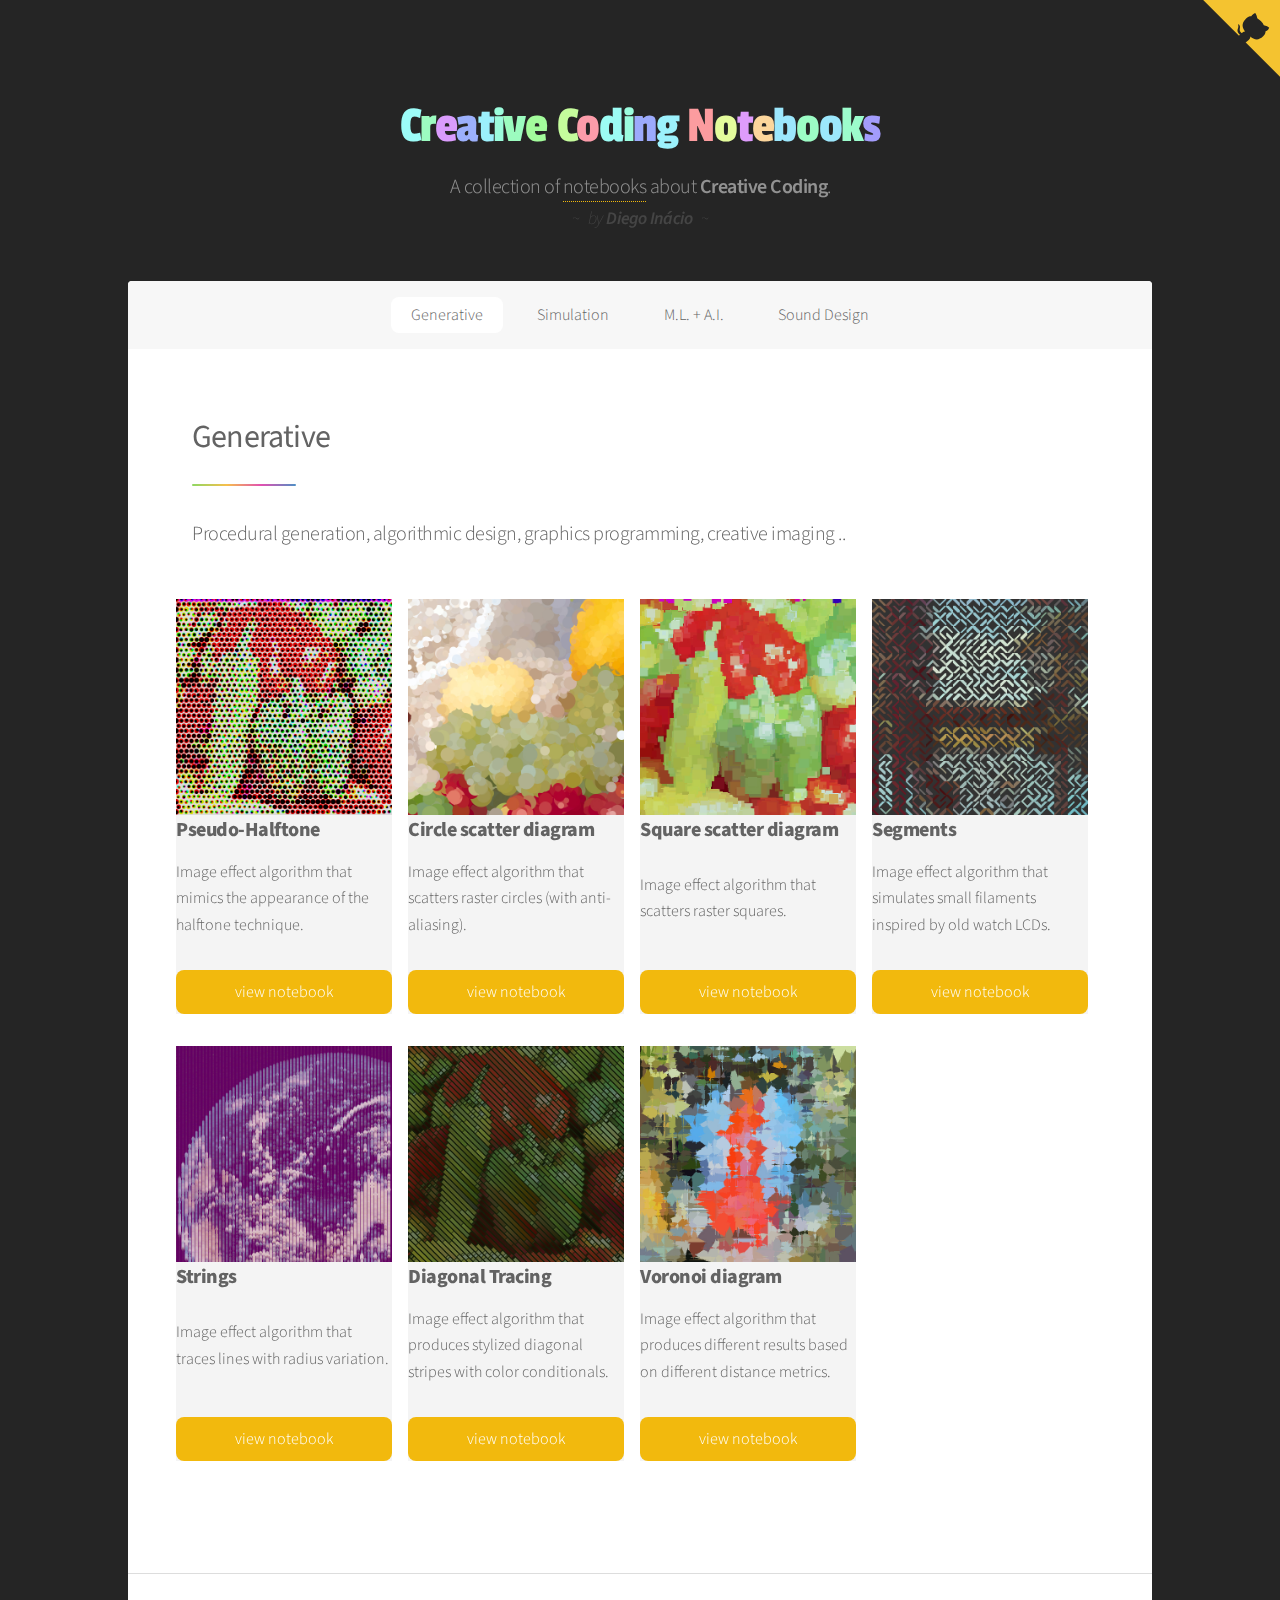
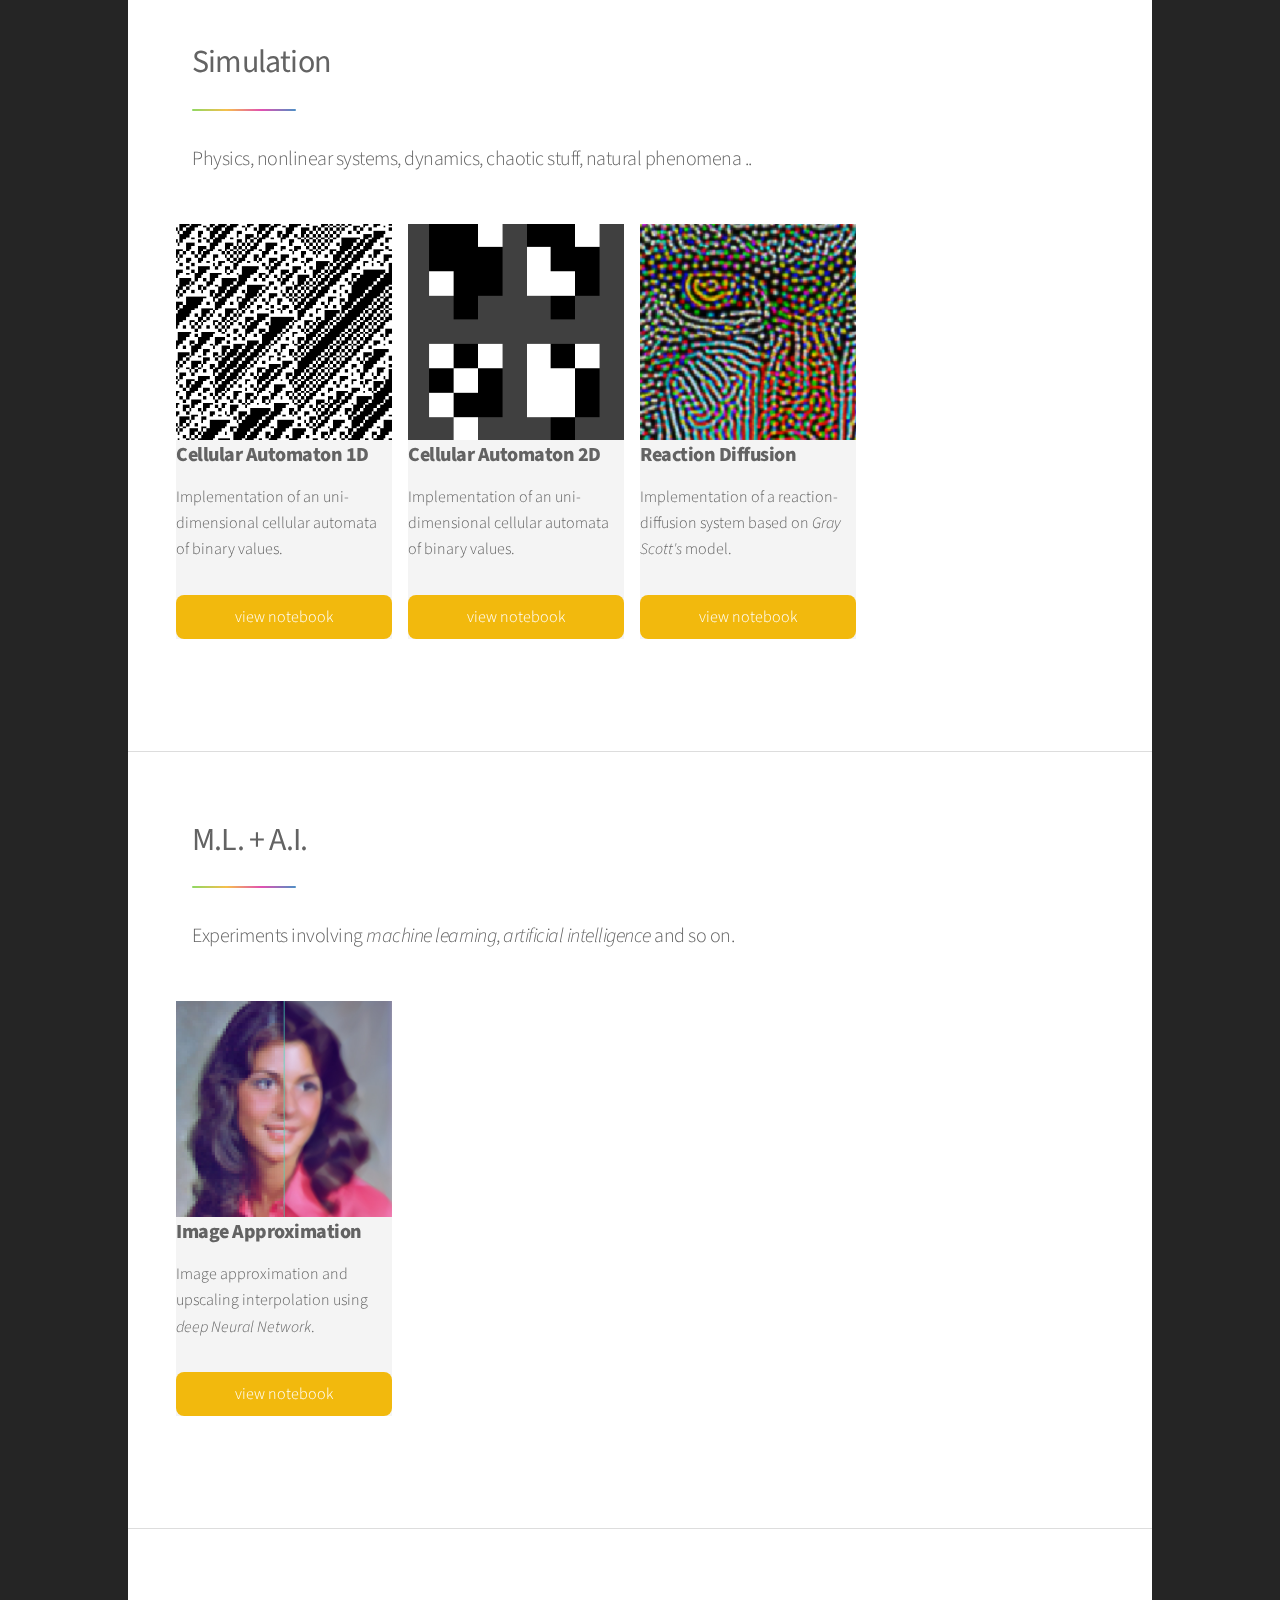
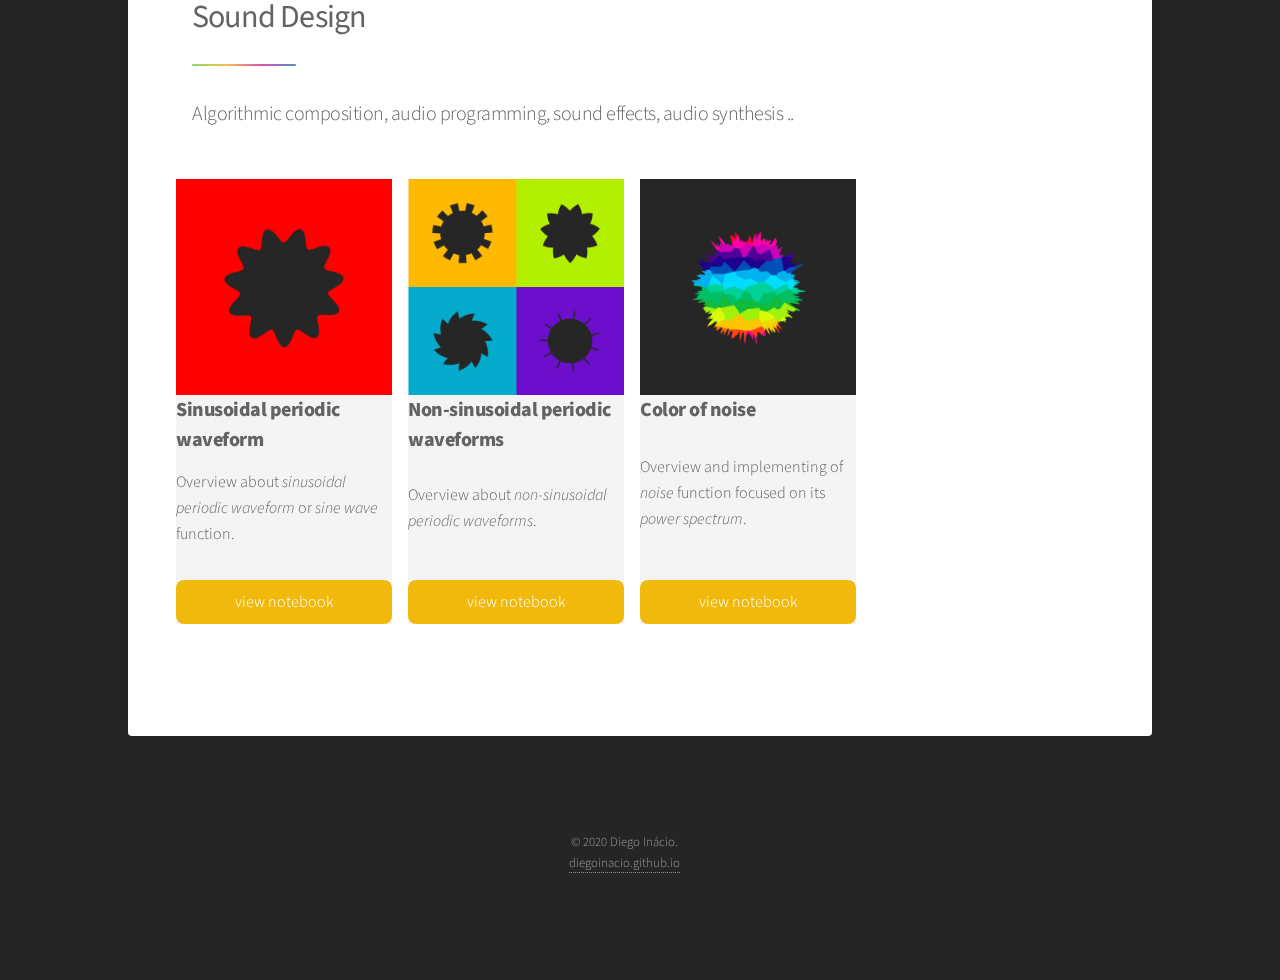
<file: docs/index.html>
<!DOCTYPE html>
<html>
  <head>
    <title>Creative Coding Notebooks | Diego Inácio</title>
    <!-- * Meta tags -->
    <meta name="viewport" content="width=device-width, initial-scale=1, user-scalable=no" />
    <!-- ? Social preview -->
    <meta charset="utf-8" />
    <meta name="author" content="Diego Inácio">
    <meta property="og:url" content="https://diegoinacio.github.io/creative-coding-notebooks/">
    <meta name="title" property="og:title" content="Creative Coding Notebooks | Diego Inácio">
    <meta name="description" property="og:description" content="A collection of notebooks about Creative Coding.">
    <meta name="image" property="og:image" content="images/social-preview.png">
    <meta property="og:image:type" content="image/png">
    <meta property="og:type" content="website">
    <!-- /* Meta tags -->
    <link rel="stylesheet" href="assets/css/main.css" />
    <noscript
      ><link rel="stylesheet" href="assets/css/noscript.css"
    /></noscript>
  </head>
  <body class="is-preload">
    <!-- * GitHub Corner -->
    <a class="github-corner" href="https://github.com/diegoinacio/creative-coding-notebooks" target="_blank">
      <svg width="80" height="80" viewbox="0 0 250 250">
          <title>Visit the repository</title>
          <path d="M10 0h250v250"></path>
          <path class="octo-arm" d="M127.4 110c-14.6-9.2-9.4-19.5-9.4-19.5 3-7 1.5-11 1.5-11-1-6.2 3-2 3-2 4 4.7 2 11 2 11-2.2 10.4 5 14.8 9 16.2" fill="currentColor" style="transform-origin:130px 110px;"></path>
          <path class="octo-body" d="M113.2 114.3s3.6 1.6 4.7.6l15-13.7c3-2.4 6-3 8.2-2.7-8-11.2-14-25 3-41 4.7-4.4 10.6-6.4 16.2-6.4.6-1.6 3.6-7.3 11.8-10.7 0 0 4.5 2.7 6.8 16.5 4.3 2.7 8.3 6 12 9.8 3.3 3.5 6.7 8 8.6 12.3 14 3 16.8 8 16.8 8-3.4 8-9.4 11-11.4 11 0 5.8-2.3 11-7.5 15.5-16.4 16-30 9-40 .2 0 3-1 7-5.2 11l-13.3 11c-1 1 .5 5.3.8 5z" fill="currentColor"></path>
      </svg>
    </a>
    <!-- /* GitHub Corner -->

    <!-- Wrapper -->
    <div id="wrapper">
      <!-- Header -->
      <header id="header" class="alt">
        <h1 class="title">Creative Coding Notebooks</h1>
        <div class="description">
          A collection of <span class="notebooks">notebooks</span> about <span class="creative-coding">Creative Coding</span>.
        </div>
        <div class="signature">
          by <a class="name" href="https://diegoinacio.github.io/" target="_blank">Diego Inácio</a>
        </div>
      </header>

      <!-- Nav -->
      <nav id="nav">
        <ul>
          <li><a href="#generative" class="active">Generative</a></li>
          <li><a href="#simulation">Simulation</a></li>
          <li><a href="#ml-and-ai">M.L. + A.I.</a></li>
          <li><a href="#sound-design">Sound Design</a></li>
        </ul>
      </nav>

      <!-- Main -->
      <div id="main">
        <!-- ! Init Section -->
        <!-- ? Generative -->
        <section id="generative" class="main">
          <header class="major">
            <h2>Generative</h2>
            <p>Procedural generation, algorithmic design, graphics programming, creative imaging ..</p>
          </header>
          <ul class="features">
            <!-- * Init item -->
            <!-- ? Pseudo-Halftone -->
            <li>
              <img src="images/thumb_imgFX_pseudoHalftone.jpg" alt="Pseudo-Halftone">
              <h3>Pseudo-Halftone</h3>
              <p>Image effect algorithm that mimics the appearance of the halftone technique.</p>
              <a href="pages/imgFX_pseudoHalftone.html" target="_blank" class="button primary fit">view notebook</a>
            </li>
            <!-- /* Finish item -->
            <!-- * Init item -->
            <!-- ? Circle scatter diagram -->
            <li>
              <img src="images/thumb_imgFX_scatterCircles.jpg" alt="Circle scatter diagram">
              <h3>Circle scatter diagram</h3>
              <p>Image effect algorithm that scatters raster circles (with anti-aliasing).</p>
              <a href="pages/imgFX_scatterCircles.html" target="_blank" class="button primary fit">view notebook</a>
            </li>
            <!-- /* Finish item -->
            <!-- * Init item -->
            <!-- ? Square scatter diagram -->
            <li>
              <img src="images/thumb_imgFX_scatterSquares.jpg" alt="Square scatter diagram">
              <h3>Square scatter diagram</h3>
              <p>Image effect algorithm that scatters raster squares.</p>
              <a href="pages/imgFX_scatterSquares.html" target="_blank" class="button primary fit">view notebook</a>
            </li>
            <!-- /* Finish item -->
            <!-- * Init item -->
            <!-- ? Segments -->
            <li>
              <img src="images/thumb_imgFX_segments.jpg" alt="Segments">
              <h3>Segments</h3>
              <p>Image effect algorithm that simulates small filaments inspired by old watch LCDs.</p>
              <a href="pages/imgFX_segments.html" target="_blank" class="button primary fit">view notebook</a>
            </li>
            <!-- /* Finish item -->
            <!-- * Init item -->
            <!-- ? Strings -->
            <li>
              <img src="images/thumb_imgFX_strings.jpg" alt="Strings">
              <h3>Strings</h3>
              <p>Image effect algorithm that traces lines with radius variation.</p>
              <a href="pages/imgFX_strings.html" target="_blank" class="button primary fit">view notebook</a>
            </li>
            <!-- /* Finish item -->
            <!-- * Init item -->
            <!-- ? Diagonal Tracing -->
            <li>
              <img src="images/thumb_imgFX_tracing.jpg" alt="Diagonal Tracing">
              <h3>Diagonal Tracing</h3>
              <p>Image effect algorithm that produces stylized diagonal stripes with color conditionals.</p>
              <a href="pages/imgFX_tracing.html" target="_blank" class="button primary fit">view notebook</a>
            </li>
            <!-- /* Finish item -->
            <!-- * Init item -->
            <!-- ? Voronoi diagram -->
            <li>
              <img src="images/thumb_imgFX_voronoi.jpg" alt="Voronoi diagram">
              <h3>Voronoi diagram</h3>
              <p>Image effect algorithm that produces different results based on different distance metrics.</p>
              <a href="pages/imgFX_voronoi.html" target="_blank" class="button primary fit">view notebook</a>
            </li>
            <!-- /* Finish item -->
          </ul>
        </section>
        <!-- /! Finish Section -->

        <!-- ! Init Section -->
        <!-- ? Simulation -->
        <section id="simulation" class="main">
          <header class="major">
            <h2>Simulation</h2>
            <p>Physics, nonlinear systems, dynamics, chaotic stuff, natural phenomena ..</p>
          </header>
          <ul class="features">
            <!-- * Init item -->
            <!-- ? Cellular Automaton 1D -->
            <li>
              <img src="images/thumb_cellularAutomaton1D.jpg" alt="Cellular Automaton 1D">
              <h3>Cellular Automaton 1D</h3>
              <p>Implementation of an uni-dimensional cellular automata of binary values.</p>
              <a href="pages/cellularAutomaton1D.html" target="_blank" class="button primary fit">view notebook</a>
            </li>
            <!-- /* Finish item -->
            <!-- * Init item -->
            <!-- ? Cellular Automaton 2D -->
            <li>
              <img src="images/thumb_cellularAutomaton2D.jpg" alt="Cellular Automaton 2D">
              <h3>Cellular Automaton 2D</h3>
              <p>Implementation of an uni-dimensional cellular automata of binary values.</p>
              <a href="pages/cellularAutomaton2D.html" target="_blank" class="button primary fit">view notebook</a>
            </li>
            <!-- /* Finish item -->
            <!-- * Init item -->
            <!-- ? Reaction Diffusion -->
            <li>
              <img src="images/thumb_reactionDiffusion.jpg" alt="Reaction Diffusion">
              <h3>Reaction Diffusion</h3>
              <p>Implementation of a reaction-diffusion system based on <em>Gray Scott's</em> model.</p>
              <a href="pages/reactionDiffusion.html" target="_blank" class="button primary fit">view notebook</a>
            </li>
            <!-- /* Finish item -->
          </ul>
        </section>
        <!-- /! Finish Section -->

        <!-- ! Init Section -->
        <!-- ? M.L. + A.I. -->
        <section id="ml-and-ai" class="main">
          <header class="major">
            <h2>M.L. + A.I.</h2>
            <p>Experiments involving <em>machine learning</em>, <em>artificial intelligence</em> and so on.</p>
          </header>
          <ul class="features">
            <!-- * Init item -->
            <!-- ? Image Approximation -->
            <li>
              <img src="images/thumb_image_approximation_deepNN.jpg" alt="Image Approximation">
              <h3>Image Approximation</h3>
              <p>Image approximation and upscaling interpolation using <em>deep Neural Network</em>.</p>
              <a href="pages/image_approximation_deepNN.html" target="_blank" class="button primary fit">view notebook</a>
            </li>
            <!-- /* Finish item -->
          </ul>
        </section>
        <!-- /! Finish Section -->

        <!-- ! Init Section -->
        <!-- ? Sound Design -->
        <section id="sound-design" class="main">
          <header class="major">
            <h2>Sound Design</h2>
            <p>Algorithmic composition, audio programming, sound effects, audio synthesis ..</p>
          </header>
          <ul class="features">
            <!-- * Init item -->
            <!-- ? Sinusoidal periodic waveform -->
            <li>
              <img src="images/thumb_waveform_sinusoidal.jpg" alt="Sinusoidal periodic waveform">
              <h3>Sinusoidal periodic waveform</h3>
              <p>Overview about <em>sinusoidal periodic waveform</em> or <em>sine wave</em> function.</p>
              <a href="pages/waveform_sinusoidal.html" target="_blank" class="button primary fit">view notebook</a>
            </li>
            <!-- /* Finish item -->
            <!-- * Init item -->
            <!-- ? Non-sinusoidal periodic waveforms -->
            <li>
              <img src="images/thumb_waveform_non-sinusoidal.jpg" alt="Non-sinusoidal periodic waveforms">
              <h3>Non-sinusoidal periodic waveforms</h3>
              <p>Overview about <em>non-sinusoidal periodic waveforms</em>.</p>
              <a href="pages/waveform_non-sinusoidal.html" target="_blank" class="button primary fit">view notebook</a>
            </li>
            <!-- /* Finish item -->
            <!-- * Init item -->
            <!-- ? Color of noise -->
            <li>
              <img src="images/thumb_waveform_noise.jpg" alt="Color of noise">
              <h3>Color of noise</h3>
              <p>Overview and implementing of <em>noise</em> function focused on its <em>power spectrum</em>.</p>
              <a href="pages/waveform_noise.html" target="_blank" class="button primary fit">view notebook</a>
            </li>
            <!-- /* Finish item -->
          </ul>
        </section>
        <!-- /! Finish Section -->

    </div>

    <!-- Footer -->
    <footer id="footer">
      <p class="copyright">
        &copy; 2020 Diego Inácio.<br>
        <a href="https://diegoinacio.github.io/" target="_blank">diegoinacio.github.io</a>
      </p>
    </footer>

    <!-- Scripts -->
    <script src="assets/js/jquery.min.js"></script>
    <script src="assets/js/jquery.scrollex.min.js"></script>
    <script src="assets/js/jquery.scrolly.min.js"></script>
    <script src="assets/js/browser.min.js"></script>
    <script src="assets/js/breakpoints.min.js"></script>
    <script src="assets/js/util.js"></script>
    <script src="assets/js/main.js"></script>
    <script src="assets/js/header.js"></script>
  </body>
</html>
</file>
<file: docs/assets/css/noscript.css>
/* Header */
body.is-preload #header.alt > * {
  opacity: 1;
}

body.is-preload #header.alt .logo {
  -webkit-transform: none;
  transform: none;
}
/*# sourceMappingURL=noscript.css.map */
</file>
<file: docs/assets/css/main.css>
@import url("fontawesome-all.min.css");
@import url("https://fonts.googleapis.com/css?family=Source+Sans+Pro:300,400|Passion+One:400");
/* Reset */
* {
  margin: 0;
  padding: 0;
  border: 0;
  font-size: 100%;
  font: inherit;
  vertical-align: baseline;
}

article,
aside,
details,
figcaption,
figure,
footer,
header,
hgroup,
menu,
nav,
section {
  display: block;
}

body {
  line-height: 1;
}

ol,
ul {
  list-style: none;
}

blockquote,
q {
  quotes: none;
}

blockquote:before, blockquote:after,
q:before,
q:after {
  content: "";
  content: none;
}

table {
  border-collapse: collapse;
  border-spacing: 0;
}

body {
  -webkit-text-size-adjust: none;
}

mark {
  background-color: transparent;
  color: inherit;
}

input::-moz-focus-inner {
  border: 0;
  padding: 0;
}

input,
select,
textarea {
  -moz-appearance: none;
  -webkit-appearance: none;
  -ms-appearance: none;
  appearance: none;
}

/* Basic */
@-ms-viewport {
  width: device-width;
}

body {
  -ms-overflow-style: scrollbar;
}

@media screen and (max-width: 480px) {
  html,
  body {
    min-width: 320px;
  }
}

html {
  -webkit-box-sizing: border-box;
          box-sizing: border-box;
}

*,
*:before,
*:after {
  -webkit-box-sizing: inherit;
          box-sizing: inherit;
}

body {
  background-color: #252525;
}

body.is-preload *,
body.is-preload *:before,
body.is-preload *:after {
  -webkit-animation: none !important;
  animation: none !important;
  -webkit-transition: none !important;
  transition: none !important;
}

/* Type */
body {
  color: rgba(255, 255, 255, 0.5);
}

body,
input,
select,
textarea {
  font-family: "Source Sans Pro", Helvetica, sans-serif;
  font-size: 17pt;
  font-weight: 300;
  line-height: 1.65;
}

@media screen and (max-width: 1680px) {
  body,
  input,
  select,
  textarea {
    font-size: 14pt;
  }
}

@media screen and (max-width: 1280px) {
  body,
  input,
  select,
  textarea {
    font-size: 12pt;
  }
}

@media screen and (max-width: 360px) {
  body,
  input,
  select,
  textarea {
    font-size: 11pt;
  }
}

a {
  -webkit-transition: color 0.2s ease, border-bottom 0.2s ease;
  transition: color 0.2s ease, border-bottom 0.2s ease;
  text-decoration: none;
  border-bottom: dotted 1px;
  color: inherit;
}

a:hover {
  border-bottom-color: transparent;
}

strong,
b {
  font-weight: 400;
}

em,
i {
  font-style: italic;
}

p {
  margin: 0 0 2em 0;
}

p.content {
  -webkit-columns: 20em 2;
  -ms-columns: 20em 2;
  columns: 20em 2;
  -webkit-column-gap: 2em;
  -ms-column-gap: 2em;
  column-gap: 2em;
  text-align: justify;
}

h1,
h2,
h3,
h4,
h5,
h6 {
  font-weight: 400;
  line-height: 1.5;
  margin: 0 0 0.7em 0;
  letter-spacing: -0.025em;
}

h1 a,
h2 a,
h3 a,
h4 a,
h5 a,
h6 a {
  color: inherit;
  text-decoration: none;
}

h1 {
  font-size: 2.5em;
  line-height: 1.2;
}

h2 {
  font-size: 1.5em;
}

h3 {
  font-size: 1.25em;
}

h4 {
  font-size: 1.1em;
}

h5 {
  font-size: 0.9em;
}

h6 {
  font-size: 0.7em;
}

@media screen and (max-width: 736px) {
  h1 {
    font-size: 2em;
  }
}

sub {
  font-size: 0.8em;
  position: relative;
  top: 0.5em;
}

sup {
  font-size: 0.8em;
  position: relative;
  top: -0.5em;
}

blockquote {
  border-left: solid 4px;
  font-style: italic;
  margin: 0 0 2em 0;
  padding: 0.5em 0 0.5em 2em;
}

code {
  border-radius: 8px;
  border: solid 1px;
  font-family: "Courier New", monospace;
  font-size: 0.9em;
  margin: 0 0.25em;
  padding: 0.25em 0.65em;
}

pre {
  -webkit-overflow-scrolling: touch;
  font-family: "Courier New", monospace;
  font-size: 0.9em;
  margin: 0 0 2em 0;
}

pre code {
  display: block;
  line-height: 1.75;
  padding: 1em 1.5em;
  overflow-x: auto;
}

hr {
  border: 0;
  border-bottom: solid 1px;
  margin: 2em 0;
}

hr.major {
  margin: 3em 0;
}

.align-left {
  text-align: left;
}

.align-center {
  text-align: center;
}

.align-right {
  text-align: right;
}

input,
select,
textarea {
  color: #ffffff;
}

a:hover {
  color: #ffffff;
}

strong,
b {
  color: #ffffff;
}

h1,
h2,
h3,
h4,
h5,
h6 {
  color: #ffffff;
}

blockquote {
  border-left-color: rgba(255, 255, 255, 0.35);
}

code {
  background: rgba(255, 255, 255, 0.075);
  border-color: rgba(255, 255, 255, 0.35);
}

hr {
  border-bottom-color: rgba(255, 255, 255, 0.35);
}

/* Row */
.row {
  display: -webkit-box;
  display: -ms-flexbox;
  display: flex;
  -ms-flex-wrap: wrap;
      flex-wrap: wrap;
  -webkit-box-sizing: border-box;
          box-sizing: border-box;
  -webkit-box-align: stretch;
      -ms-flex-align: stretch;
          align-items: stretch;
}

.row > * {
  -webkit-box-sizing: border-box;
          box-sizing: border-box;
}

.row.gtr-uniform > * > :last-child {
  margin-bottom: 0;
}

.row.aln-left {
  -webkit-box-pack: start;
      -ms-flex-pack: start;
          justify-content: flex-start;
}

.row.aln-center {
  -webkit-box-pack: center;
      -ms-flex-pack: center;
          justify-content: center;
}

.row.aln-right {
  -webkit-box-pack: end;
      -ms-flex-pack: end;
          justify-content: flex-end;
}

.row.aln-top {
  -webkit-box-align: start;
      -ms-flex-align: start;
          align-items: flex-start;
}

.row.aln-middle {
  -webkit-box-align: center;
      -ms-flex-align: center;
          align-items: center;
}

.row.aln-bottom {
  -webkit-box-align: end;
      -ms-flex-align: end;
          align-items: flex-end;
}

.row > .imp {
  -webkit-box-ordinal-group: 0;
      -ms-flex-order: -1;
          order: -1;
}

.row > .col-1 {
  width: 8.33333%;
}

.row > .off-1 {
  margin-left: 8.33333%;
}

.row > .col-2 {
  width: 16.66667%;
}

.row > .off-2 {
  margin-left: 16.66667%;
}

.row > .col-3 {
  width: 25%;
}

.row > .off-3 {
  margin-left: 25%;
}

.row > .col-4 {
  width: 33.33333%;
}

.row > .off-4 {
  margin-left: 33.33333%;
}

.row > .col-5 {
  width: 41.66667%;
}

.row > .off-5 {
  margin-left: 41.66667%;
}

.row > .col-6 {
  width: 50%;
}

.row > .off-6 {
  margin-left: 50%;
}

.row > .col-7 {
  width: 58.33333%;
}

.row > .off-7 {
  margin-left: 58.33333%;
}

.row > .col-8 {
  width: 66.66667%;
}

.row > .off-8 {
  margin-left: 66.66667%;
}

.row > .col-9 {
  width: 75%;
}

.row > .off-9 {
  margin-left: 75%;
}

.row > .col-10 {
  width: 83.33333%;
}

.row > .off-10 {
  margin-left: 83.33333%;
}

.row > .col-11 {
  width: 91.66667%;
}

.row > .off-11 {
  margin-left: 91.66667%;
}

.row > .col-12 {
  width: 100%;
}

.row > .off-12 {
  margin-left: 100%;
}

.row.gtr-0 {
  margin-top: 0;
  margin-left: 0em;
}

.row.gtr-0 > * {
  padding: 0 0 0 0em;
}

.row.gtr-0.gtr-uniform {
  margin-top: 0em;
}

.row.gtr-0.gtr-uniform > * {
  padding-top: 0em;
}

.row.gtr-25 {
  margin-top: 0;
  margin-left: -0.375em;
}

.row.gtr-25 > * {
  padding: 0 0 0 0.375em;
}

.row.gtr-25.gtr-uniform {
  margin-top: -0.375em;
}

.row.gtr-25.gtr-uniform > * {
  padding-top: 0.375em;
}

.row.gtr-50 {
  margin-top: 0;
  margin-left: -0.75em;
}

.row.gtr-50 > * {
  padding: 0 0 0 0.75em;
}

.row.gtr-50.gtr-uniform {
  margin-top: -0.75em;
}

.row.gtr-50.gtr-uniform > * {
  padding-top: 0.75em;
}

.row {
  margin-top: 0;
  margin-left: -1.5em;
}

.row > * {
  padding: 0 0 0 1.5em;
}

.row.gtr-uniform {
  margin-top: -1.5em;
}

.row.gtr-uniform > * {
  padding-top: 1.5em;
}

.row.gtr-150 {
  margin-top: 0;
  margin-left: -2.25em;
}

.row.gtr-150 > * {
  padding: 0 0 0 2.25em;
}

.row.gtr-150.gtr-uniform {
  margin-top: -2.25em;
}

.row.gtr-150.gtr-uniform > * {
  padding-top: 2.25em;
}

.row.gtr-200 {
  margin-top: 0;
  margin-left: -3em;
}

.row.gtr-200 > * {
  padding: 0 0 0 3em;
}

.row.gtr-200.gtr-uniform {
  margin-top: -3em;
}

.row.gtr-200.gtr-uniform > * {
  padding-top: 3em;
}

@media screen and (max-width: 1680px) {
  .row {
    display: -webkit-box;
    display: -ms-flexbox;
    display: flex;
    -ms-flex-wrap: wrap;
        flex-wrap: wrap;
    -webkit-box-sizing: border-box;
            box-sizing: border-box;
    -webkit-box-align: stretch;
        -ms-flex-align: stretch;
            align-items: stretch;
  }
  .row > * {
    -webkit-box-sizing: border-box;
            box-sizing: border-box;
  }
  .row.gtr-uniform > * > :last-child {
    margin-bottom: 0;
  }
  .row.aln-left {
    -webkit-box-pack: start;
        -ms-flex-pack: start;
            justify-content: flex-start;
  }
  .row.aln-center {
    -webkit-box-pack: center;
        -ms-flex-pack: center;
            justify-content: center;
  }
  .row.aln-right {
    -webkit-box-pack: end;
        -ms-flex-pack: end;
            justify-content: flex-end;
  }
  .row.aln-top {
    -webkit-box-align: start;
        -ms-flex-align: start;
            align-items: flex-start;
  }
  .row.aln-middle {
    -webkit-box-align: center;
        -ms-flex-align: center;
            align-items: center;
  }
  .row.aln-bottom {
    -webkit-box-align: end;
        -ms-flex-align: end;
            align-items: flex-end;
  }
  .row > .imp-xlarge {
    -webkit-box-ordinal-group: 0;
        -ms-flex-order: -1;
            order: -1;
  }
  .row > .col-1-xlarge {
    width: 8.33333%;
  }
  .row > .off-1-xlarge {
    margin-left: 8.33333%;
  }
  .row > .col-2-xlarge {
    width: 16.66667%;
  }
  .row > .off-2-xlarge {
    margin-left: 16.66667%;
  }
  .row > .col-3-xlarge {
    width: 25%;
  }
  .row > .off-3-xlarge {
    margin-left: 25%;
  }
  .row > .col-4-xlarge {
    width: 33.33333%;
  }
  .row > .off-4-xlarge {
    margin-left: 33.33333%;
  }
  .row > .col-5-xlarge {
    width: 41.66667%;
  }
  .row > .off-5-xlarge {
    margin-left: 41.66667%;
  }
  .row > .col-6-xlarge {
    width: 50%;
  }
  .row > .off-6-xlarge {
    margin-left: 50%;
  }
  .row > .col-7-xlarge {
    width: 58.33333%;
  }
  .row > .off-7-xlarge {
    margin-left: 58.33333%;
  }
  .row > .col-8-xlarge {
    width: 66.66667%;
  }
  .row > .off-8-xlarge {
    margin-left: 66.66667%;
  }
  .row > .col-9-xlarge {
    width: 75%;
  }
  .row > .off-9-xlarge {
    margin-left: 75%;
  }
  .row > .col-10-xlarge {
    width: 83.33333%;
  }
  .row > .off-10-xlarge {
    margin-left: 83.33333%;
  }
  .row > .col-11-xlarge {
    width: 91.66667%;
  }
  .row > .off-11-xlarge {
    margin-left: 91.66667%;
  }
  .row > .col-12-xlarge {
    width: 100%;
  }
  .row > .off-12-xlarge {
    margin-left: 100%;
  }
  .row.gtr-0 {
    margin-top: 0;
    margin-left: 0em;
  }
  .row.gtr-0 > * {
    padding: 0 0 0 0em;
  }
  .row.gtr-0.gtr-uniform {
    margin-top: 0em;
  }
  .row.gtr-0.gtr-uniform > * {
    padding-top: 0em;
  }
  .row.gtr-25 {
    margin-top: 0;
    margin-left: -0.375em;
  }
  .row.gtr-25 > * {
    padding: 0 0 0 0.375em;
  }
  .row.gtr-25.gtr-uniform {
    margin-top: -0.375em;
  }
  .row.gtr-25.gtr-uniform > * {
    padding-top: 0.375em;
  }
  .row.gtr-50 {
    margin-top: 0;
    margin-left: -0.75em;
  }
  .row.gtr-50 > * {
    padding: 0 0 0 0.75em;
  }
  .row.gtr-50.gtr-uniform {
    margin-top: -0.75em;
  }
  .row.gtr-50.gtr-uniform > * {
    padding-top: 0.75em;
  }
  .row {
    margin-top: 0;
    margin-left: -1.5em;
  }
  .row > * {
    padding: 0 0 0 1.5em;
  }
  .row.gtr-uniform {
    margin-top: -1.5em;
  }
  .row.gtr-uniform > * {
    padding-top: 1.5em;
  }
  .row.gtr-150 {
    margin-top: 0;
    margin-left: -2.25em;
  }
  .row.gtr-150 > * {
    padding: 0 0 0 2.25em;
  }
  .row.gtr-150.gtr-uniform {
    margin-top: -2.25em;
  }
  .row.gtr-150.gtr-uniform > * {
    padding-top: 2.25em;
  }
  .row.gtr-200 {
    margin-top: 0;
    margin-left: -3em;
  }
  .row.gtr-200 > * {
    padding: 0 0 0 3em;
  }
  .row.gtr-200.gtr-uniform {
    margin-top: -3em;
  }
  .row.gtr-200.gtr-uniform > * {
    padding-top: 3em;
  }
}

@media screen and (max-width: 1280px) {
  .row {
    display: -webkit-box;
    display: -ms-flexbox;
    display: flex;
    -ms-flex-wrap: wrap;
        flex-wrap: wrap;
    -webkit-box-sizing: border-box;
            box-sizing: border-box;
    -webkit-box-align: stretch;
        -ms-flex-align: stretch;
            align-items: stretch;
  }
  .row > * {
    -webkit-box-sizing: border-box;
            box-sizing: border-box;
  }
  .row.gtr-uniform > * > :last-child {
    margin-bottom: 0;
  }
  .row.aln-left {
    -webkit-box-pack: start;
        -ms-flex-pack: start;
            justify-content: flex-start;
  }
  .row.aln-center {
    -webkit-box-pack: center;
        -ms-flex-pack: center;
            justify-content: center;
  }
  .row.aln-right {
    -webkit-box-pack: end;
        -ms-flex-pack: end;
            justify-content: flex-end;
  }
  .row.aln-top {
    -webkit-box-align: start;
        -ms-flex-align: start;
            align-items: flex-start;
  }
  .row.aln-middle {
    -webkit-box-align: center;
        -ms-flex-align: center;
            align-items: center;
  }
  .row.aln-bottom {
    -webkit-box-align: end;
        -ms-flex-align: end;
            align-items: flex-end;
  }
  .row > .imp-large {
    -webkit-box-ordinal-group: 0;
        -ms-flex-order: -1;
            order: -1;
  }
  .row > .col-1-large {
    width: 8.33333%;
  }
  .row > .off-1-large {
    margin-left: 8.33333%;
  }
  .row > .col-2-large {
    width: 16.66667%;
  }
  .row > .off-2-large {
    margin-left: 16.66667%;
  }
  .row > .col-3-large {
    width: 25%;
  }
  .row > .off-3-large {
    margin-left: 25%;
  }
  .row > .col-4-large {
    width: 33.33333%;
  }
  .row > .off-4-large {
    margin-left: 33.33333%;
  }
  .row > .col-5-large {
    width: 41.66667%;
  }
  .row > .off-5-large {
    margin-left: 41.66667%;
  }
  .row > .col-6-large {
    width: 50%;
  }
  .row > .off-6-large {
    margin-left: 50%;
  }
  .row > .col-7-large {
    width: 58.33333%;
  }
  .row > .off-7-large {
    margin-left: 58.33333%;
  }
  .row > .col-8-large {
    width: 66.66667%;
  }
  .row > .off-8-large {
    margin-left: 66.66667%;
  }
  .row > .col-9-large {
    width: 75%;
  }
  .row > .off-9-large {
    margin-left: 75%;
  }
  .row > .col-10-large {
    width: 83.33333%;
  }
  .row > .off-10-large {
    margin-left: 83.33333%;
  }
  .row > .col-11-large {
    width: 91.66667%;
  }
  .row > .off-11-large {
    margin-left: 91.66667%;
  }
  .row > .col-12-large {
    width: 100%;
  }
  .row > .off-12-large {
    margin-left: 100%;
  }
  .row.gtr-0 {
    margin-top: 0;
    margin-left: 0em;
  }
  .row.gtr-0 > * {
    padding: 0 0 0 0em;
  }
  .row.gtr-0.gtr-uniform {
    margin-top: 0em;
  }
  .row.gtr-0.gtr-uniform > * {
    padding-top: 0em;
  }
  .row.gtr-25 {
    margin-top: 0;
    margin-left: -0.375em;
  }
  .row.gtr-25 > * {
    padding: 0 0 0 0.375em;
  }
  .row.gtr-25.gtr-uniform {
    margin-top: -0.375em;
  }
  .row.gtr-25.gtr-uniform > * {
    padding-top: 0.375em;
  }
  .row.gtr-50 {
    margin-top: 0;
    margin-left: -0.75em;
  }
  .row.gtr-50 > * {
    padding: 0 0 0 0.75em;
  }
  .row.gtr-50.gtr-uniform {
    margin-top: -0.75em;
  }
  .row.gtr-50.gtr-uniform > * {
    padding-top: 0.75em;
  }
  .row {
    margin-top: 0;
    margin-left: -1.5em;
  }
  .row > * {
    padding: 0 0 0 1.5em;
  }
  .row.gtr-uniform {
    margin-top: -1.5em;
  }
  .row.gtr-uniform > * {
    padding-top: 1.5em;
  }
  .row.gtr-150 {
    margin-top: 0;
    margin-left: -2.25em;
  }
  .row.gtr-150 > * {
    padding: 0 0 0 2.25em;
  }
  .row.gtr-150.gtr-uniform {
    margin-top: -2.25em;
  }
  .row.gtr-150.gtr-uniform > * {
    padding-top: 2.25em;
  }
  .row.gtr-200 {
    margin-top: 0;
    margin-left: -3em;
  }
  .row.gtr-200 > * {
    padding: 0 0 0 3em;
  }
  .row.gtr-200.gtr-uniform {
    margin-top: -3em;
  }
  .row.gtr-200.gtr-uniform > * {
    padding-top: 3em;
  }
}

@media screen and (max-width: 980px) {
  .row {
    display: -webkit-box;
    display: -ms-flexbox;
    display: flex;
    -ms-flex-wrap: wrap;
        flex-wrap: wrap;
    -webkit-box-sizing: border-box;
            box-sizing: border-box;
    -webkit-box-align: stretch;
        -ms-flex-align: stretch;
            align-items: stretch;
  }
  .row > * {
    -webkit-box-sizing: border-box;
            box-sizing: border-box;
  }
  .row.gtr-uniform > * > :last-child {
    margin-bottom: 0;
  }
  .row.aln-left {
    -webkit-box-pack: start;
        -ms-flex-pack: start;
            justify-content: flex-start;
  }
  .row.aln-center {
    -webkit-box-pack: center;
        -ms-flex-pack: center;
            justify-content: center;
  }
  .row.aln-right {
    -webkit-box-pack: end;
        -ms-flex-pack: end;
            justify-content: flex-end;
  }
  .row.aln-top {
    -webkit-box-align: start;
        -ms-flex-align: start;
            align-items: flex-start;
  }
  .row.aln-middle {
    -webkit-box-align: center;
        -ms-flex-align: center;
            align-items: center;
  }
  .row.aln-bottom {
    -webkit-box-align: end;
        -ms-flex-align: end;
            align-items: flex-end;
  }
  .row > .imp-medium {
    -webkit-box-ordinal-group: 0;
        -ms-flex-order: -1;
            order: -1;
  }
  .row > .col-1-medium {
    width: 8.33333%;
  }
  .row > .off-1-medium {
    margin-left: 8.33333%;
  }
  .row > .col-2-medium {
    width: 16.66667%;
  }
  .row > .off-2-medium {
    margin-left: 16.66667%;
  }
  .row > .col-3-medium {
    width: 25%;
  }
  .row > .off-3-medium {
    margin-left: 25%;
  }
  .row > .col-4-medium {
    width: 33.33333%;
  }
  .row > .off-4-medium {
    margin-left: 33.33333%;
  }
  .row > .col-5-medium {
    width: 41.66667%;
  }
  .row > .off-5-medium {
    margin-left: 41.66667%;
  }
  .row > .col-6-medium {
    width: 50%;
  }
  .row > .off-6-medium {
    margin-left: 50%;
  }
  .row > .col-7-medium {
    width: 58.33333%;
  }
  .row > .off-7-medium {
    margin-left: 58.33333%;
  }
  .row > .col-8-medium {
    width: 66.66667%;
  }
  .row > .off-8-medium {
    margin-left: 66.66667%;
  }
  .row > .col-9-medium {
    width: 75%;
  }
  .row > .off-9-medium {
    margin-left: 75%;
  }
  .row > .col-10-medium {
    width: 83.33333%;
  }
  .row > .off-10-medium {
    margin-left: 83.33333%;
  }
  .row > .col-11-medium {
    width: 91.66667%;
  }
  .row > .off-11-medium {
    margin-left: 91.66667%;
  }
  .row > .col-12-medium {
    width: 100%;
  }
  .row > .off-12-medium {
    margin-left: 100%;
  }
  .row.gtr-0 {
    margin-top: 0;
    margin-left: 0em;
  }
  .row.gtr-0 > * {
    padding: 0 0 0 0em;
  }
  .row.gtr-0.gtr-uniform {
    margin-top: 0em;
  }
  .row.gtr-0.gtr-uniform > * {
    padding-top: 0em;
  }
  .row.gtr-25 {
    margin-top: 0;
    margin-left: -0.375em;
  }
  .row.gtr-25 > * {
    padding: 0 0 0 0.375em;
  }
  .row.gtr-25.gtr-uniform {
    margin-top: -0.375em;
  }
  .row.gtr-25.gtr-uniform > * {
    padding-top: 0.375em;
  }
  .row.gtr-50 {
    margin-top: 0;
    margin-left: -0.75em;
  }
  .row.gtr-50 > * {
    padding: 0 0 0 0.75em;
  }
  .row.gtr-50.gtr-uniform {
    margin-top: -0.75em;
  }
  .row.gtr-50.gtr-uniform > * {
    padding-top: 0.75em;
  }
  .row {
    margin-top: 0;
    margin-left: -1.5em;
  }
  .row > * {
    padding: 0 0 0 1.5em;
  }
  .row.gtr-uniform {
    margin-top: -1.5em;
  }
  .row.gtr-uniform > * {
    padding-top: 1.5em;
  }
  .row.gtr-150 {
    margin-top: 0;
    margin-left: -2.25em;
  }
  .row.gtr-150 > * {
    padding: 0 0 0 2.25em;
  }
  .row.gtr-150.gtr-uniform {
    margin-top: -2.25em;
  }
  .row.gtr-150.gtr-uniform > * {
    padding-top: 2.25em;
  }
  .row.gtr-200 {
    margin-top: 0;
    margin-left: -3em;
  }
  .row.gtr-200 > * {
    padding: 0 0 0 3em;
  }
  .row.gtr-200.gtr-uniform {
    margin-top: -3em;
  }
  .row.gtr-200.gtr-uniform > * {
    padding-top: 3em;
  }
}

@media screen and (max-width: 736px) {
  .row {
    display: -webkit-box;
    display: -ms-flexbox;
    display: flex;
    -ms-flex-wrap: wrap;
        flex-wrap: wrap;
    -webkit-box-sizing: border-box;
            box-sizing: border-box;
    -webkit-box-align: stretch;
        -ms-flex-align: stretch;
            align-items: stretch;
  }
  .row > * {
    -webkit-box-sizing: border-box;
            box-sizing: border-box;
  }
  .row.gtr-uniform > * > :last-child {
    margin-bottom: 0;
  }
  .row.aln-left {
    -webkit-box-pack: start;
        -ms-flex-pack: start;
            justify-content: flex-start;
  }
  .row.aln-center {
    -webkit-box-pack: center;
        -ms-flex-pack: center;
            justify-content: center;
  }
  .row.aln-right {
    -webkit-box-pack: end;
        -ms-flex-pack: end;
            justify-content: flex-end;
  }
  .row.aln-top {
    -webkit-box-align: start;
        -ms-flex-align: start;
            align-items: flex-start;
  }
  .row.aln-middle {
    -webkit-box-align: center;
        -ms-flex-align: center;
            align-items: center;
  }
  .row.aln-bottom {
    -webkit-box-align: end;
        -ms-flex-align: end;
            align-items: flex-end;
  }
  .row > .imp-small {
    -webkit-box-ordinal-group: 0;
        -ms-flex-order: -1;
            order: -1;
  }
  .row > .col-1-small {
    width: 8.33333%;
  }
  .row > .off-1-small {
    margin-left: 8.33333%;
  }
  .row > .col-2-small {
    width: 16.66667%;
  }
  .row > .off-2-small {
    margin-left: 16.66667%;
  }
  .row > .col-3-small {
    width: 25%;
  }
  .row > .off-3-small {
    margin-left: 25%;
  }
  .row > .col-4-small {
    width: 33.33333%;
  }
  .row > .off-4-small {
    margin-left: 33.33333%;
  }
  .row > .col-5-small {
    width: 41.66667%;
  }
  .row > .off-5-small {
    margin-left: 41.66667%;
  }
  .row > .col-6-small {
    width: 50%;
  }
  .row > .off-6-small {
    margin-left: 50%;
  }
  .row > .col-7-small {
    width: 58.33333%;
  }
  .row > .off-7-small {
    margin-left: 58.33333%;
  }
  .row > .col-8-small {
    width: 66.66667%;
  }
  .row > .off-8-small {
    margin-left: 66.66667%;
  }
  .row > .col-9-small {
    width: 75%;
  }
  .row > .off-9-small {
    margin-left: 75%;
  }
  .row > .col-10-small {
    width: 83.33333%;
  }
  .row > .off-10-small {
    margin-left: 83.33333%;
  }
  .row > .col-11-small {
    width: 91.66667%;
  }
  .row > .off-11-small {
    margin-left: 91.66667%;
  }
  .row > .col-12-small {
    width: 100%;
  }
  .row > .off-12-small {
    margin-left: 100%;
  }
  .row.gtr-0 {
    margin-top: 0;
    margin-left: 0em;
  }
  .row.gtr-0 > * {
    padding: 0 0 0 0em;
  }
  .row.gtr-0.gtr-uniform {
    margin-top: 0em;
  }
  .row.gtr-0.gtr-uniform > * {
    padding-top: 0em;
  }
  .row.gtr-25 {
    margin-top: 0;
    margin-left: -0.25em;
  }
  .row.gtr-25 > * {
    padding: 0 0 0 0.25em;
  }
  .row.gtr-25.gtr-uniform {
    margin-top: -0.25em;
  }
  .row.gtr-25.gtr-uniform > * {
    padding-top: 0.25em;
  }
  .row.gtr-50 {
    margin-top: 0;
    margin-left: -0.5em;
  }
  .row.gtr-50 > * {
    padding: 0 0 0 0.5em;
  }
  .row.gtr-50.gtr-uniform {
    margin-top: -0.5em;
  }
  .row.gtr-50.gtr-uniform > * {
    padding-top: 0.5em;
  }
  .row {
    margin-top: 0;
    margin-left: -1em;
  }
  .row > * {
    padding: 0 0 0 1em;
  }
  .row.gtr-uniform {
    margin-top: -1em;
  }
  .row.gtr-uniform > * {
    padding-top: 1em;
  }
  .row.gtr-150 {
    margin-top: 0;
    margin-left: -1.5em;
  }
  .row.gtr-150 > * {
    padding: 0 0 0 1.5em;
  }
  .row.gtr-150.gtr-uniform {
    margin-top: -1.5em;
  }
  .row.gtr-150.gtr-uniform > * {
    padding-top: 1.5em;
  }
  .row.gtr-200 {
    margin-top: 0;
    margin-left: -2em;
  }
  .row.gtr-200 > * {
    padding: 0 0 0 2em;
  }
  .row.gtr-200.gtr-uniform {
    margin-top: -2em;
  }
  .row.gtr-200.gtr-uniform > * {
    padding-top: 2em;
  }
}

@media screen and (max-width: 480px) {
  .row {
    display: -webkit-box;
    display: -ms-flexbox;
    display: flex;
    -ms-flex-wrap: wrap;
        flex-wrap: wrap;
    -webkit-box-sizing: border-box;
            box-sizing: border-box;
    -webkit-box-align: stretch;
        -ms-flex-align: stretch;
            align-items: stretch;
  }
  .row > * {
    -webkit-box-sizing: border-box;
            box-sizing: border-box;
  }
  .row.gtr-uniform > * > :last-child {
    margin-bottom: 0;
  }
  .row.aln-left {
    -webkit-box-pack: start;
        -ms-flex-pack: start;
            justify-content: flex-start;
  }
  .row.aln-center {
    -webkit-box-pack: center;
        -ms-flex-pack: center;
            justify-content: center;
  }
  .row.aln-right {
    -webkit-box-pack: end;
        -ms-flex-pack: end;
            justify-content: flex-end;
  }
  .row.aln-top {
    -webkit-box-align: start;
        -ms-flex-align: start;
            align-items: flex-start;
  }
  .row.aln-middle {
    -webkit-box-align: center;
        -ms-flex-align: center;
            align-items: center;
  }
  .row.aln-bottom {
    -webkit-box-align: end;
        -ms-flex-align: end;
            align-items: flex-end;
  }
  .row > .imp-xsmall {
    -webkit-box-ordinal-group: 0;
        -ms-flex-order: -1;
            order: -1;
  }
  .row > .col-1-xsmall {
    width: 8.33333%;
  }
  .row > .off-1-xsmall {
    margin-left: 8.33333%;
  }
  .row > .col-2-xsmall {
    width: 16.66667%;
  }
  .row > .off-2-xsmall {
    margin-left: 16.66667%;
  }
  .row > .col-3-xsmall {
    width: 25%;
  }
  .row > .off-3-xsmall {
    margin-left: 25%;
  }
  .row > .col-4-xsmall {
    width: 33.33333%;
  }
  .row > .off-4-xsmall {
    margin-left: 33.33333%;
  }
  .row > .col-5-xsmall {
    width: 41.66667%;
  }
  .row > .off-5-xsmall {
    margin-left: 41.66667%;
  }
  .row > .col-6-xsmall {
    width: 50%;
  }
  .row > .off-6-xsmall {
    margin-left: 50%;
  }
  .row > .col-7-xsmall {
    width: 58.33333%;
  }
  .row > .off-7-xsmall {
    margin-left: 58.33333%;
  }
  .row > .col-8-xsmall {
    width: 66.66667%;
  }
  .row > .off-8-xsmall {
    margin-left: 66.66667%;
  }
  .row > .col-9-xsmall {
    width: 75%;
  }
  .row > .off-9-xsmall {
    margin-left: 75%;
  }
  .row > .col-10-xsmall {
    width: 83.33333%;
  }
  .row > .off-10-xsmall {
    margin-left: 83.33333%;
  }
  .row > .col-11-xsmall {
    width: 91.66667%;
  }
  .row > .off-11-xsmall {
    margin-left: 91.66667%;
  }
  .row > .col-12-xsmall {
    width: 100%;
  }
  .row > .off-12-xsmall {
    margin-left: 100%;
  }
  .row.gtr-0 {
    margin-top: 0;
    margin-left: 0em;
  }
  .row.gtr-0 > * {
    padding: 0 0 0 0em;
  }
  .row.gtr-0.gtr-uniform {
    margin-top: 0em;
  }
  .row.gtr-0.gtr-uniform > * {
    padding-top: 0em;
  }
  .row.gtr-25 {
    margin-top: 0;
    margin-left: -0.3125em;
  }
  .row.gtr-25 > * {
    padding: 0 0 0 0.3125em;
  }
  .row.gtr-25.gtr-uniform {
    margin-top: -0.3125em;
  }
  .row.gtr-25.gtr-uniform > * {
    padding-top: 0.3125em;
  }
  .row.gtr-50 {
    margin-top: 0;
    margin-left: -0.625em;
  }
  .row.gtr-50 > * {
    padding: 0 0 0 0.625em;
  }
  .row.gtr-50.gtr-uniform {
    margin-top: -0.625em;
  }
  .row.gtr-50.gtr-uniform > * {
    padding-top: 0.625em;
  }
  .row {
    margin-top: 0;
    margin-left: -1.25em;
  }
  .row > * {
    padding: 0 0 0 1.25em;
  }
  .row.gtr-uniform {
    margin-top: -1.25em;
  }
  .row.gtr-uniform > * {
    padding-top: 1.25em;
  }
  .row.gtr-150 {
    margin-top: 0;
    margin-left: -1.875em;
  }
  .row.gtr-150 > * {
    padding: 0 0 0 1.875em;
  }
  .row.gtr-150.gtr-uniform {
    margin-top: -1.875em;
  }
  .row.gtr-150.gtr-uniform > * {
    padding-top: 1.875em;
  }
  .row.gtr-200 {
    margin-top: 0;
    margin-left: -2.5em;
  }
  .row.gtr-200 > * {
    padding: 0 0 0 2.5em;
  }
  .row.gtr-200.gtr-uniform {
    margin-top: -2.5em;
  }
  .row.gtr-200.gtr-uniform > * {
    padding-top: 2.5em;
  }
}

/* Box */
.box {
  border-radius: 8px;
  border: solid;
  margin-bottom: 2em;
  padding: 1.5em;
}

.box > :last-child,
.box > :last-child > :last-child,
.box > :last-child > :last-child > :last-child {
  margin-bottom: 0;
}

.box.alt {
  border: 0;
  border-radius: 0;
  padding: 0;
}

.box {
  border-color: rgba(255, 255, 255, 0.35);
}

/* Button */
input[type="submit"],
input[type="reset"],
input[type="button"],
button,
.button {
  -moz-appearance: none;
  -webkit-appearance: none;
  -ms-appearance: none;
  appearance: none;
  -webkit-transition: background-color 0.2s ease-in-out, color 0.2s ease-in-out;
  transition: background-color 0.2s ease-in-out, color 0.2s ease-in-out;
  border-radius: 8px;
  border: 0;
  cursor: pointer;
  display: inline-block;
  font-weight: 300;
  height: 2.75em;
  line-height: 2.75em;
  min-width: 9.25em;
  padding: 0 1.5em;
  text-align: center;
  text-decoration: none;
  white-space: nowrap;
}

input[type="submit"].icon,
input[type="reset"].icon,
input[type="button"].icon,
button.icon,
.button.icon {
  padding-left: 1.35em;
}

input[type="submit"].icon:before,
input[type="reset"].icon:before,
input[type="button"].icon:before,
button.icon:before,
.button.icon:before {
  margin-right: 0.5em;
}

input[type="submit"].fit,
input[type="reset"].fit,
input[type="button"].fit,
button.fit,
.button.fit {
  width: 100%;
}

input[type="submit"].small,
input[type="reset"].small,
input[type="button"].small,
button.small,
.button.small {
  font-size: 0.8em;
}

input[type="submit"].large,
input[type="reset"].large,
input[type="button"].large,
button.large,
.button.large {
  font-size: 1.35em;
}

input[type="submit"].disabled, input[type="submit"]:disabled,
input[type="reset"].disabled,
input[type="reset"]:disabled,
input[type="button"].disabled,
input[type="button"]:disabled,
button.disabled,
button:disabled,
.button.disabled,
.button:disabled {
  pointer-events: none;
  opacity: 0.25;
}

@media screen and (max-width: 736px) {
  input[type="submit"],
  input[type="reset"],
  input[type="button"],
  button,
  .button {
    min-width: 0;
  }
}

input[type="submit"],
input[type="reset"],
input[type="button"],
button,
.button {
  background-color: transparent;
  -webkit-box-shadow: inset 0 0 0 1px rgba(255, 255, 255, 0.35);
          box-shadow: inset 0 0 0 1px rgba(255, 255, 255, 0.35);
  color: #ffffff !important;
}

input[type="submit"]:hover,
input[type="reset"]:hover,
input[type="button"]:hover,
button:hover,
.button:hover {
  background-color: rgba(255, 255, 255, 0.075);
}

input[type="submit"]:active,
input[type="reset"]:active,
input[type="button"]:active,
button:active,
.button:active {
  background-color: rgba(255, 255, 255, 0.2);
}

input[type="submit"].icon:before,
input[type="reset"].icon:before,
input[type="button"].icon:before,
button.icon:before,
.button.icon:before {
  color: rgba(255, 255, 255, 0.5);
}

input[type="submit"].primary,
input[type="reset"].primary,
input[type="button"].primary,
button.primary,
.button.primary {
  background-color: #f2b90d;
  color: #ffffff !important;
  -webkit-box-shadow: none;
          box-shadow: none;
}

input[type="submit"].primary:hover,
input[type="reset"].primary:hover,
input[type="button"].primary:hover,
button.primary:hover,
.button.primary:hover {
  background-color: #3f3f3f;
}

input[type="submit"].primary:active,
input[type="reset"].primary:active,
input[type="button"].primary:active,
button.primary:active,
.button.primary:active {
  background-color: #916f08;
}

input[type="submit"].primary.icon:before,
input[type="reset"].primary.icon:before,
input[type="button"].primary.icon:before,
button.primary.icon:before,
.button.primary.icon:before {
  color: #ffffff !important;
}

/* Form */
form {
  margin: 0 0 2em 0;
}

label {
  display: block;
  font-size: 0.9em;
  font-weight: 400;
  margin: 0 0 1em 0;
}

input[type="text"],
input[type="password"],
input[type="email"],
select,
textarea {
  -moz-appearance: none;
  -webkit-appearance: none;
  -ms-appearance: none;
  appearance: none;
  border-radius: 8px;
  border: solid 1px;
  color: inherit;
  display: block;
  outline: 0;
  padding: 0 1em;
  text-decoration: none;
  width: 100%;
}

input[type="text"]:invalid,
input[type="password"]:invalid,
input[type="email"]:invalid,
select:invalid,
textarea:invalid {
  -webkit-box-shadow: none;
          box-shadow: none;
}

select {
  background-size: 1.25rem;
  background-repeat: no-repeat;
  background-position: calc(100% - 1rem) center;
  height: 2.75em;
  padding-right: 2.75em;
  text-overflow: ellipsis;
}

select:focus::-ms-value {
  background-color: transparent;
}

select::-ms-expand {
  display: none;
}

input[type="text"],
input[type="password"],
input[type="email"],
select {
  height: 2.75em;
}

textarea {
  padding: 0.75em 1em;
}

input[type="checkbox"],
input[type="radio"] {
  -moz-appearance: none;
  -webkit-appearance: none;
  -ms-appearance: none;
  appearance: none;
  display: block;
  float: left;
  margin-right: -2em;
  opacity: 0;
  width: 1em;
  z-index: -1;
}

input[type="checkbox"] + label,
input[type="radio"] + label {
  text-decoration: none;
  cursor: pointer;
  display: inline-block;
  font-size: 1em;
  font-weight: 300;
  padding-left: 2.4em;
  padding-right: 0.75em;
  position: relative;
}

input[type="checkbox"] + label:before,
input[type="radio"] + label:before {
  -moz-osx-font-smoothing: grayscale;
  -webkit-font-smoothing: antialiased;
  display: inline-block;
  font-style: normal;
  font-variant: normal;
  text-rendering: auto;
  line-height: 1;
  text-transform: none !important;
  font-family: "Font Awesome 5 Free";
  font-weight: 900;
}

input[type="checkbox"] + label:before,
input[type="radio"] + label:before {
  border-radius: 8px;
  border: solid 1px;
  content: "";
  display: inline-block;
  font-size: 0.8em;
  height: 2.0625em;
  left: 0;
  line-height: 2.0625em;
  position: absolute;
  text-align: center;
  top: 0;
  width: 2.0625em;
}

input[type="checkbox"]:checked + label:before,
input[type="radio"]:checked + label:before {
  content: "\f00c";
}

input[type="checkbox"] + label:before {
  border-radius: 8px;
}

input[type="radio"] + label:before {
  border-radius: 100%;
}

::-webkit-input-placeholder {
  opacity: 1;
}

:-moz-placeholder {
  opacity: 1;
}

::-moz-placeholder {
  opacity: 1;
}

:-ms-input-placeholder {
  opacity: 1;
}

label {
  color: #ffffff;
}

input[type="text"],
input[type="password"],
input[type="email"],
select,
textarea {
  background-color: rgba(255, 255, 255, 0.075);
  border-color: rgba(255, 255, 255, 0.35);
}

input[type="text"]:focus,
input[type="password"]:focus,
input[type="email"]:focus,
select:focus,
textarea:focus {
  border-color: #f2b90d;
  -webkit-box-shadow: 0 0 0 1px #f2b90d;
          box-shadow: 0 0 0 1px #f2b90d;
}

select {
  background-image: url("data:image/svg+xml;charset=utf8,%3Csvg xmlns='http://www.w3.org/2000/svg' width='40' height='40' preserveAspectRatio='none' viewBox='0 0 40 40'%3E%3Cpath d='M9.4,12.3l10.4,10.4l10.4-10.4c0.2-0.2,0.5-0.4,0.9-0.4c0.3,0,0.6,0.1,0.9,0.4l3.3,3.3c0.2,0.2,0.4,0.5,0.4,0.9 c0,0.4-0.1,0.6-0.4,0.9L20.7,31.9c-0.2,0.2-0.5,0.4-0.9,0.4c-0.3,0-0.6-0.1-0.9-0.4L4.3,17.3c-0.2-0.2-0.4-0.5-0.4-0.9 c0-0.4,0.1-0.6,0.4-0.9l3.3-3.3c0.2-0.2,0.5-0.4,0.9-0.4S9.1,12.1,9.4,12.3z' fill='rgba(255, 255, 255, 0.35)' /%3E%3C/svg%3E");
}

select option {
  color: #ffffff;
  background: #252525;
}

input[type="checkbox"] + label,
input[type="radio"] + label {
  color: rgba(255, 255, 255, 0.5);
}

input[type="checkbox"] + label:before,
input[type="radio"] + label:before {
  background: rgba(255, 255, 255, 0.075);
  border-color: rgba(255, 255, 255, 0.35);
}

input[type="checkbox"]:checked + label:before,
input[type="radio"]:checked + label:before {
  background-color: #ffffff;
  border-color: #ffffff;
  color: #252525;
}

input[type="checkbox"]:focus + label:before,
input[type="radio"]:focus + label:before {
  border-color: #f2b90d;
  -webkit-box-shadow: 0 0 0 1px #f2b90d;
          box-shadow: 0 0 0 1px #f2b90d;
}

::-webkit-input-placeholder {
  color: rgba(255, 255, 255, 0.5) !important;
}

:-moz-placeholder {
  color: rgba(255, 255, 255, 0.5) !important;
}

::-moz-placeholder {
  color: rgba(255, 255, 255, 0.5) !important;
}

:-ms-input-placeholder {
  color: rgba(255, 255, 255, 0.5) !important;
}

.formerize-placeholder {
  color: rgba(255, 255, 255, 0.5) !important;
}

/* Icon */
.icon {
  text-decoration: none;
  -webkit-transition: background-color 0.2s ease-in-out, color 0.2s ease-in-out;
  transition: background-color 0.2s ease-in-out, color 0.2s ease-in-out;
  border-bottom: none;
  position: relative;
}

.icon:before {
  -moz-osx-font-smoothing: grayscale;
  -webkit-font-smoothing: antialiased;
  display: inline-block;
  font-style: normal;
  font-variant: normal;
  text-rendering: auto;
  line-height: 1;
  text-transform: none !important;
  font-family: "Font Awesome 5 Free";
  font-weight: 400;
}

.icon > .label {
  display: none;
}

.icon:before {
  line-height: solid;
}

.icon.solid:before {
  font-weight: 900;
}

.icon.brands:before {
  font-family: "Font Awesome 5 Brands";
}

.icon.major {
  border: solid 1px;
  display: inline-block;
  border-radius: 100%;
  padding: 0.65em;
  margin: 0 0 2em 0;
  cursor: default;
}

.icon.major:before {
  display: inline-block;
  font-size: 6.25rem;
  width: 2.25em;
  height: 2.25em;
  line-height: 2.2em;
  border-radius: 100%;
  border: solid 1px;
  text-align: center;
}

.icon.alt {
  display: inline-block;
  border: solid 1px;
  border-radius: 100%;
}

.icon.alt:before {
  display: block;
  font-size: 1.25em;
  width: 2em;
  height: 2em;
  text-align: center;
  line-height: 2em;
}

.icon.style1 {
  color: #8fd863;
}

.icon.style2 {
  color: #f6bf4c;
}

.icon.style3 {
  color: #e250b1;
}

.icon.style4 {
  color: #4d90c5;
}

@media screen and (max-width: 1680px) {
  .icon.major:before {
    font-size: 5.5rem;
  }
}

@media screen and (max-width: 1280px) {
  .icon.major:before {
    font-size: 4.75rem;
  }
}

@media screen and (max-width: 736px) {
  .icon.major {
    margin: 0 0 1.5em 0;
    padding: 0.35em;
  }
  .icon.major:before {
    font-size: 3.5rem;
  }
}

.icon.major {
  border-color: rgba(255, 255, 255, 0.35);
}

.icon.major:before {
  border-color: rgba(255, 255, 255, 0.35);
}

.icon.alt {
  border-color: rgba(255, 255, 255, 0.35);
  color: #ffffff;
}

.icon.alt:hover {
  background-color: rgba(255, 255, 255, 0.075);
}

.icon.alt:active {
  background-color: rgba(255, 255, 255, 0.2);
}

/* Image */
.image {
  border-radius: 8px;
  border: 0;
  display: inline-block;
  position: relative;
}

.image img {
  border-radius: 8px;
  display: block;
}

.image.left, .image.right {
  max-width: 40%;
}

.image.left img, .image.right img {
  width: 100%;
}

.image.left {
  float: left;
  margin: 0 1.5em 1em 0;
  top: 0.25em;
}

.image.right {
  float: right;
  margin: 0 0 1em 1.5em;
  top: 0.25em;
}

.image.fit {
  display: block;
  margin: 0 0 2em 0;
  width: 100%;
}

.image.fit img {
  width: 100%;
}

.image.main {
  display: block;
  margin: 0 0 3em 0;
  width: 100%;
}

.image.main img {
  width: 100%;
}

/* List */
ol {
  list-style: decimal;
  margin: 0 0 2em 0;
  padding-left: 1.25em;
}

ol li {
  padding-left: 0.25em;
}

ul {
  list-style: disc;
  margin: 0 0 2em 0;
  padding-left: 1em;
}

ul li {
  padding-left: 0.5em;
}

ul.alt {
  list-style: none;
  padding-left: 0;
}

ul.alt li {
  border-top: solid 1px;
  padding: 0.5em 0;
}

ul.alt li:first-child {
  border-top: 0;
  padding-top: 0;
}

dl {
  margin: 0 0 2em 0;
}

dl dt {
  display: block;
  font-weight: 400;
  margin: 0 0 1em 0;
}

dl dd {
  margin-left: 2em;
}

dl.alt dt {
  display: block;
  width: 3em;
  margin: 0;
  clear: left;
  float: left;
}

dl.alt dd {
  margin: 0 0 0.85em 5.5em;
}

dl.alt:after {
  content: "";
  display: block;
  clear: both;
}

ul.alt li {
  border-top-color: rgba(255, 255, 255, 0.35);
}

dl dt {
  color: #ffffff;
}

/* Actions */
ul.actions {
  display: -moz-flex;
  display: -ms-flex;
  display: -webkit-box;
  display: -ms-flexbox;
  display: flex;
  cursor: default;
  list-style: none;
  margin-left: -1em;
  padding-left: 0;
}

ul.actions li {
  padding: 0 0 0 1em;
  vertical-align: middle;
}

ul.actions.special {
  -moz-justify-content: center;
  -ms-justify-content: center;
  -webkit-box-pack: center;
      -ms-flex-pack: center;
          justify-content: center;
  width: 100%;
  margin-left: 0;
}

ul.actions.special li:first-child {
  padding-left: 0;
}

ul.actions.stacked {
  -moz-flex-direction: column;
  -ms-flex-direction: column;
  -webkit-box-orient: vertical;
  -webkit-box-direction: normal;
          flex-direction: column;
  margin-left: 0;
}

ul.actions.stacked li {
  padding: 1.3em 0 0 0;
}

ul.actions.stacked li:first-child {
  padding-top: 0;
}

ul.actions.fit {
  width: calc(100% + 1em);
}

ul.actions.fit li {
  -moz-flex-grow: 1;
  -ms-flex-grow: 1;
  -webkit-box-flex: 1;
      -ms-flex-positive: 1;
          flex-grow: 1;
  -ms-flex-shrink: 1;
  -ms-flex-negative: 1;
      flex-shrink: 1;
  width: 100%;
}

ul.actions.fit li > * {
  width: 100%;
}

ul.actions.fit.stacked {
  width: 100%;
}

@media screen and (max-width: 480px) {
  ul.actions:not(.fixed) {
    -moz-flex-direction: column;
    -ms-flex-direction: column;
    -webkit-box-orient: vertical;
    -webkit-box-direction: normal;
            flex-direction: column;
    margin-left: 0;
    width: 100% !important;
  }
  ul.actions:not(.fixed) li {
    -moz-flex-grow: 1;
    -ms-flex-grow: 1;
    -webkit-box-flex: 1;
        -ms-flex-positive: 1;
            flex-grow: 1;
    -ms-flex-shrink: 1;
    -ms-flex-negative: 1;
        flex-shrink: 1;
    padding: 1em 0 0 0;
    text-align: center;
    width: 100%;
  }
  ul.actions:not(.fixed) li > * {
    width: 100%;
  }
  ul.actions:not(.fixed) li:first-child {
    padding-top: 0;
  }
  ul.actions:not(.fixed) li input[type="submit"],
  ul.actions:not(.fixed) li input[type="reset"],
  ul.actions:not(.fixed) li input[type="button"],
  ul.actions:not(.fixed) li button,
  ul.actions:not(.fixed) li .button {
    width: 100%;
  }
  ul.actions:not(.fixed) li input[type="submit"].icon:before,
  ul.actions:not(.fixed) li input[type="reset"].icon:before,
  ul.actions:not(.fixed) li input[type="button"].icon:before,
  ul.actions:not(.fixed) li button.icon:before,
  ul.actions:not(.fixed) li .button.icon:before {
    margin-left: -0.5rem;
  }
}

/* Icons */
ul.icons {
  cursor: default;
  list-style: none;
  padding-left: 0;
}

ul.icons li {
  display: inline-block;
  padding: 0 0.65em 0 0;
}

ul.icons li:last-child {
  padding-right: 0 !important;
}

/* Section/Article */
section.special,
article.special {
  text-align: center;
}

header.major {
  margin-bottom: 3em;
}

header.major h2 {
  font-size: 2em;
}

header.major h2:after {
  display: block;
  content: "";
  width: 3.25em;
  height: 2px;
  margin: 0.7em 0 1em 0;
  border-radius: 2px;
}

section.special header.major h2:after,
article.special header.major h2:after {
  margin-left: auto;
  margin-right: auto;
}

header.major p {
  font-size: 1.25em;
  letter-spacing: -0.025em;
}

header.major.special {
  text-align: center;
}

header.major.special h2:after {
  margin-left: auto;
  margin-right: auto;
}

footer.major {
  margin-top: 3em;
}

@media screen and (max-width: 736px) {
  header.major {
    margin-bottom: 0;
  }
  header.major h2 {
    font-size: 1.5em;
  }
  header.major p {
    font-size: 1em;
    letter-spacing: 0;
  }
  header.major p br {
    display: none;
  }
  footer.major {
    margin-top: 0;
  }
}

header.major h2:after {
  background-color: rgba(255, 255, 255, 0.35);
}

/* Table */
.table-wrapper {
  -webkit-overflow-scrolling: touch;
  overflow-x: auto;
}

table {
  margin: 0 0 2em 0;
  width: 100%;
}

table tbody tr {
  border: solid 1px;
  border-left: 0;
  border-right: 0;
}

table td {
  padding: 0.75em 0.75em;
}

table th {
  font-size: 0.9em;
  font-weight: 400;
  padding: 0 0.75em 0.75em 0.75em;
  text-align: left;
}

table thead {
  border-bottom: solid 2px;
}

table tfoot {
  border-top: solid 2px;
}

table.alt {
  border-collapse: separate;
}

table.alt tbody tr td {
  border: solid 1px;
  border-left-width: 0;
  border-top-width: 0;
}

table.alt tbody tr td:first-child {
  border-left-width: 1px;
}

table.alt tbody tr:first-child td {
  border-top-width: 1px;
}

table.alt thead {
  border-bottom: 0;
}

table.alt tfoot {
  border-top: 0;
}

table tbody tr {
  border-color: rgba(255, 255, 255, 0.35);
}

table tbody tr:nth-child(2n + 1) {
  background-color: rgba(255, 255, 255, 0.075);
}

table th {
  color: #ffffff;
}

table thead {
  border-bottom-color: rgba(255, 255, 255, 0.35);
}

table tfoot {
  border-top-color: rgba(255, 255, 255, 0.35);
}

table.alt tbody tr td {
  border-color: rgba(255, 255, 255, 0.35);
}

/* Features */
.features {
  display: -moz-flex;
  display: -ms-flex;
  display: -webkit-box;
  display: -ms-flexbox;
  display: flex;
  -ms-flex-wrap: wrap;
  flex-wrap: wrap;
  -moz-justify-content: -moz-flex-start;
  -ms-justify-content: -ms-flex-start;
  -webkit-box-pack: start;
      -ms-flex-pack: start;
          justify-content: flex-start;
  width: calc(100% + 2em);
  margin: 0 0 3em -2em;
  padding: 0;
  list-style: none;
}

.features li {
  display: -moz-flex;
  display: -ms-flex;
  display: -webkit-box;
  display: -ms-flexbox;
  display: flex;
  -webkit-box-orient: vertical;
  -webkit-box-direction: normal;
      -ms-flex-flow: column nowrap;
          flex-flow: column nowrap;
  background-color: rgba(37, 37, 37, 0.05);
  width: calc(25% - 1em);
  margin-left: 1em;
  margin-bottom: 2em;
  padding: 0;
}

.features li img {
  width: 100%;
}

.features li h3 {
  font-weight: 800;
}

.features li p {
  text-align: start;
  margin-top: auto;
}

.features li .button {
  margin-top: auto;
}

@media screen and (max-width: 980px) {
  .features li {
    width: calc(50% - 2em);
  }
}

@media screen and (max-width: 736px) {
  .features {
    width: 100%;
    margin: 0 0 2em 0;
  }
  .features li {
    width: 100%;
    margin-left: 0;
    margin-top: 2em;
  }
}

/* Statistics */
.statistics {
  display: -moz-flex;
  display: -ms-flex;
  display: -webkit-box;
  display: -ms-flexbox;
  display: flex;
  width: 100%;
  margin: 0 0 3em 0;
  padding: 0;
  list-style: none;
  cursor: default;
}

.statistics li {
  -moz-flex: 1;
  -ms-flex: 1;
  -webkit-box-flex: 1;
          flex: 1;
  padding: 1.5em;
  color: #ffffff;
  text-align: center;
}

.statistics li.style1 {
  background-color: #8fd863;
}

.statistics li.style2 {
  background-color: #f6bf4c;
}

.statistics li.style3 {
  background-color: #e250b1;
}

.statistics li.style4 {
  background-color: #4d90c5;
}

.statistics li strong,
.statistics li b {
  display: block;
  font-size: 2em;
  line-height: 1.1;
  color: inherit !important;
  font-weight: 300;
  letter-spacing: -0.025em;
}

.statistics li:first-child {
  border-top-left-radius: 8px;
  border-bottom-left-radius: 8px;
}

.statistics li:last-child {
  border-top-right-radius: 8px;
  border-bottom-right-radius: 8px;
}

.statistics li .icon {
  display: inline-block;
}

.statistics li .icon:before {
  font-size: 2.75rem;
  line-height: 1.3;
}

@media screen and (max-width: 980px) {
  .statistics li strong,
  .statistics li b {
    font-size: 1.5em;
  }
}

@media screen and (max-width: 736px) {
  .statistics {
    display: block;
    width: 20em;
    max-width: 100%;
    margin: 0 auto 2em auto;
  }
  .statistics li:first-child {
    border-bottom-left-radius: 0;
    border-top-right-radius: 8px;
  }
  .statistics li:last-child {
    border-top-right-radius: 0;
    border-bottom-left-radius: 8px;
  }
  .statistics li .icon:before {
    font-size: 3.75rem;
  }
  .statistics li strong,
  .statistics li b {
    font-size: 2.5em;
  }
}

/* Spotlight */
.spotlight {
  display: -moz-flex;
  display: -ms-flex;
  display: -webkit-box;
  display: -ms-flexbox;
  display: flex;
  -moz-align-items: center;
  -ms-align-items: center;
  -webkit-box-align: center;
      -ms-flex-align: center;
          align-items: center;
  margin: 0 0 2em 0;
}

.spotlight .content {
  -moz-flex: 1;
  -ms-flex: 1;
  -webkit-box-flex: 1;
          flex: 1;
}

.spotlight .content > :last-child {
  margin-bottom: 0;
}

.spotlight .content header.major {
  margin: 0 0 2em 0;
}

.spotlight .image {
  display: inline-block;
  margin-left: 4em;
  padding: 0.65em;
  border-radius: 100%;
  border: solid 1px;
}

.spotlight .image img {
  display: block;
  border-radius: 100%;
  width: 16em;
}

@media screen and (max-width: 980px) {
  .spotlight {
    -moz-flex-direction: column-reverse;
    -ms-flex-direction: column-reverse;
    -webkit-box-orient: vertical;
    -webkit-box-direction: reverse;
            flex-direction: column-reverse;
    text-align: center;
  }
  .spotlight .content {
    -moz-flex: 0 1 auto;
    -ms-flex: 0 1 auto;
    -webkit-box-flex: 0;
            flex: 0 1 auto;
    width: 100%;
  }
  .spotlight .content header.major h2:after {
    margin-left: auto;
    margin-right: auto;
  }
  .spotlight .content .actions {
    -moz-justify-content: center;
    -ms-justify-content: center;
    -webkit-box-pack: center;
        -ms-flex-pack: center;
            justify-content: center;
    width: calc(100% + 1em);
  }
  .spotlight .image {
    -moz-flex: 0 1 auto;
    -ms-flex: 0 1 auto;
    -webkit-box-flex: 0;
            flex: 0 1 auto;
    margin-left: 0;
    margin-bottom: 2em;
  }
}

@media screen and (max-width: 736px) {
  .spotlight .image {
    padding: 0.35em;
  }
  .spotlight .image img {
    width: 12em;
  }
}

.spotlight .image {
  border-color: rgba(255, 255, 255, 0.35);
}

/* Header */
#header {
  padding: 5em 5em 1em 5em ;
  text-align: center;
}

#header h1 {
  margin: 0 0 0.25em 0;
  font-family: "Passion One", cursive;
}

#header p {
  font-size: 1.25em;
  letter-spacing: -0.025em;
}

#header .description {
  font-size: 1.25em;
  letter-spacing: -0.025em;
}

#header .description .notebooks {
  border-bottom: 1px dotted #f2b90d;
}

#header .description .creative-coding {
  font-weight: 600;
}

#header .signature {
  -webkit-transition: 0.5s;
  transition: 0.5s;
  color: rgba(255, 255, 255, 0.15);
  font-style: italic;
  font-weight: 100;
  font-size: 1.1em;
  letter-spacing: -0.025em;
}

#header .signature .name {
  font-weight: 600;
  border-bottom: none;
}

#header .signature .name:hover {
  -webkit-transition: 0.5s;
  transition: 0.5s;
  color: #f2b90d;
}

#header .signature:before, #header .signature:after {
  content: "~";
  margin: 5px;
}

#header.alt {
  padding: 7em 5em 4em 5em ;
}

#header.alt h1 {
  font-size: 3.25em;
}

#header.alt > * {
  -webkit-transition: opacity 3s ease;
  transition: opacity 3s ease;
  -webkit-transition-delay: 0.5s;
  transition-delay: 0.5s;
  opacity: 1;
}

#header.alt .logo {
  -webkit-transition: opacity 1.25s ease, -webkit-transform 0.5s ease;
  transition: opacity 1.25s ease, -webkit-transform 0.5s ease;
  transition: opacity 1.25s ease, transform 0.5s ease;
  transition: opacity 1.25s ease, transform 0.5s ease, -webkit-transform 0.5s ease;
  -webkit-transition-delay: 0s;
  transition-delay: 0s;
  display: block;
  margin: 0 0 1.5em 0;
}

#header.alt .logo img {
  display: block;
  margin: 0 auto;
  max-width: 75%;
}

@media screen and (max-width: 1280px) {
  #header {
    padding: 4em 4em 0.1em 4em ;
  }
  #header.alt {
    padding: 6em 4em 3em 4em ;
  }
}

@media screen and (max-width: 980px) {
  #header {
    padding: 4em 3em 0.1em 3em ;
  }
  #header.alt {
    padding: 5em 3em 2em 3em ;
  }
}

@media screen and (max-width: 736px) {
  #header {
    padding: 3em 2em 0.1em 2em ;
  }
  #header p {
    font-size: 1em;
    letter-spacing: 0;
  }
  #header p br {
    display: none;
  }
  #header.alt {
    padding: 4em 2em 1em 2em ;
  }
  #header.alt h1 {
    font-size: 2.5em;
  }
}

@media screen and (max-width: 480px) {
  #header {
    padding: 3em 1.5em 0.1em 1.5em ;
  }
  #header.alt {
    padding: 4em 1.5em 1em 1.5em ;
  }
}

@media screen and (max-width: 360px) {
  #header {
    padding: 2.5em 1em 0.1em 1em ;
  }
  #header.alt {
    padding: 3.5em 1em 0.5em 1em ;
  }
}

body.is-preload #header.alt > * {
  opacity: 0;
}

body.is-preload #header.alt .logo {
  -webkit-transform: scale(0.8) rotate(-30deg);
  transform: scale(0.8) rotate(-30deg);
}

/* Nav */
#nav {
  -webkit-transition: background-color 0.2s ease, border-top-left-radius 0.2s ease, border-top-right-radius 0.2s ease, padding 0.2s ease;
  transition: background-color 0.2s ease, border-top-left-radius 0.2s ease, border-top-right-radius 0.2s ease, padding 0.2s ease;
  background-color: #ffffff;
  color: #636363;
  position: absolute;
  width: 64em;
  max-width: calc(100% - 4em);
  padding: 1em;
  background-color: #f7f7f7;
  border-top-left-radius: 0.25em;
  border-top-right-radius: 0.25em;
  cursor: default;
  text-align: center;
}

#nav input,
#nav select,
#nav textarea {
  color: #636363;
}

#nav a:hover {
  color: #636363;
}

#nav strong,
#nav b {
  color: #636363;
}

#nav h1,
#nav h2,
#nav h3,
#nav h4,
#nav h5,
#nav h6 {
  color: #636363;
}

#nav blockquote {
  border-left-color: #dddddd;
}

#nav code {
  background: rgba(222, 222, 222, 0.25);
  border-color: #dddddd;
}

#nav hr {
  border-bottom-color: #dddddd;
}

#nav + #main {
  padding-top: 4.25em;
}

#nav ul {
  margin: 0;
  padding: 0;
  list-style: none;
}

#nav ul li {
  -webkit-transition: margin 0.2s ease;
  transition: margin 0.2s ease;
  display: inline-block;
  margin: 0 0.35em;
  padding: 0;
  vertical-align: middle;
}

#nav ul li a {
  -webkit-transition: font-size 0.2s ease;
  transition: font-size 0.2s ease;
  display: inline-block;
  height: 2.25em;
  line-height: 2.25em;
  padding: 0 1.25em;
  border: 0;
  border-radius: 8px;
  -webkit-box-shadow: inset 0 0 0 1px transparent;
          box-shadow: inset 0 0 0 1px transparent;
}

#nav ul li a:hover {
  background-color: rgba(222, 222, 222, 0.25);
}

#nav ul li a.active {
  background-color: #ffffff;
  -webkit-box-shadow: none;
          box-shadow: none;
}

#nav.alt {
  position: fixed;
  top: 0;
  padding: 0.5em 1em;
  background-color: rgba(247, 247, 247, 0.95);
  border-top-left-radius: 0;
  border-top-right-radius: 0;
  z-index: 10000;
}

#nav.alt ul li {
  margin: 0 0.175em;
}

#nav.alt ul li a {
  font-size: 0.9em;
}

@media screen and (max-width: 736px) {
  #nav {
    display: none;
  }
  #nav + #main {
    padding-top: 0;
  }
}

/* Main */
#main {
  background-color: #ffffff;
  color: #636363;
  border-radius: 0.25em;
}

#main input,
#main select,
#main textarea {
  color: #636363;
}

#main a:hover {
  color: #636363;
}

#main strong,
#main b {
  color: #636363;
}

#main h1,
#main h2,
#main h3,
#main h4,
#main h5,
#main h6 {
  color: #636363;
}

#main blockquote {
  border-left-color: #dddddd;
}

#main code {
  background: rgba(222, 222, 222, 0.25);
  border-color: #dddddd;
}

#main hr {
  border-bottom-color: #dddddd;
}

#main .box {
  border-color: #dddddd;
}

#main input[type="submit"],
#main input[type="reset"],
#main input[type="button"],
#main button,
#main .button {
  background-color: transparent;
  -webkit-box-shadow: inset 0 0 0 1px #dddddd;
          box-shadow: inset 0 0 0 1px #dddddd;
  color: #636363 !important;
}

#main input[type="submit"]:hover,
#main input[type="reset"]:hover,
#main input[type="button"]:hover,
#main button:hover,
#main .button:hover {
  background-color: rgba(222, 222, 222, 0.25);
}

#main input[type="submit"]:active,
#main input[type="reset"]:active,
#main input[type="button"]:active,
#main button:active,
#main .button:active {
  background-color: rgba(222, 222, 222, 0.5);
}

#main input[type="submit"].icon:before,
#main input[type="reset"].icon:before,
#main input[type="button"].icon:before,
#main button.icon:before,
#main .button.icon:before {
  color: rgba(99, 99, 99, 0.25);
}

#main input[type="submit"].primary,
#main input[type="reset"].primary,
#main input[type="button"].primary,
#main button.primary,
#main .button.primary {
  background-color: #f2b90d;
  color: #ffffff !important;
  -webkit-box-shadow: none;
          box-shadow: none;
}

#main input[type="submit"].primary:hover,
#main input[type="reset"].primary:hover,
#main input[type="button"].primary:hover,
#main button.primary:hover,
#main .button.primary:hover {
  background-color: #3f3f3f;
}

#main input[type="submit"].primary:active,
#main input[type="reset"].primary:active,
#main input[type="button"].primary:active,
#main button.primary:active,
#main .button.primary:active {
  background-color: #916f08;
}

#main input[type="submit"].primary.icon:before,
#main input[type="reset"].primary.icon:before,
#main input[type="button"].primary.icon:before,
#main button.primary.icon:before,
#main .button.primary.icon:before {
  color: #ffffff !important;
}

#main label {
  color: #636363;
}

#main input[type="text"],
#main input[type="password"],
#main input[type="email"],
#main select,
#main textarea {
  background-color: rgba(222, 222, 222, 0.25);
  border-color: #dddddd;
}

#main input[type="text"]:focus,
#main input[type="password"]:focus,
#main input[type="email"]:focus,
#main select:focus,
#main textarea:focus {
  border-color: #f2b90d;
  -webkit-box-shadow: 0 0 0 1px #f2b90d;
          box-shadow: 0 0 0 1px #f2b90d;
}

#main select {
  background-image: url("data:image/svg+xml;charset=utf8,%3Csvg xmlns='http://www.w3.org/2000/svg' width='40' height='40' preserveAspectRatio='none' viewBox='0 0 40 40'%3E%3Cpath d='M9.4,12.3l10.4,10.4l10.4-10.4c0.2-0.2,0.5-0.4,0.9-0.4c0.3,0,0.6,0.1,0.9,0.4l3.3,3.3c0.2,0.2,0.4,0.5,0.4,0.9 c0,0.4-0.1,0.6-0.4,0.9L20.7,31.9c-0.2,0.2-0.5,0.4-0.9,0.4c-0.3,0-0.6-0.1-0.9-0.4L4.3,17.3c-0.2-0.2-0.4-0.5-0.4-0.9 c0-0.4,0.1-0.6,0.4-0.9l3.3-3.3c0.2-0.2,0.5-0.4,0.9-0.4S9.1,12.1,9.4,12.3z' fill='%23dddddd' /%3E%3C/svg%3E");
}

#main select option {
  color: #636363;
  background: #ffffff;
}

#main input[type="checkbox"] + label,
#main input[type="radio"] + label {
  color: #636363;
}

#main input[type="checkbox"] + label:before,
#main input[type="radio"] + label:before {
  background: rgba(222, 222, 222, 0.25);
  border-color: #dddddd;
}

#main input[type="checkbox"]:checked + label:before,
#main input[type="radio"]:checked + label:before {
  background-color: #636363;
  border-color: #636363;
  color: #ffffff;
}

#main input[type="checkbox"]:focus + label:before,
#main input[type="radio"]:focus + label:before {
  border-color: #f2b90d;
  -webkit-box-shadow: 0 0 0 1px #f2b90d;
          box-shadow: 0 0 0 1px #f2b90d;
}

#main ::-webkit-input-placeholder {
  color: rgba(99, 99, 99, 0.25) !important;
}

#main :-moz-placeholder {
  color: rgba(99, 99, 99, 0.25) !important;
}

#main ::-moz-placeholder {
  color: rgba(99, 99, 99, 0.25) !important;
}

#main :-ms-input-placeholder {
  color: rgba(99, 99, 99, 0.25) !important;
}

#main .formerize-placeholder {
  color: rgba(99, 99, 99, 0.25) !important;
}

#main .icon.major {
  border-color: #dddddd;
}

#main .icon.major:before {
  border-color: #dddddd;
}

#main .icon.alt {
  border-color: #dddddd;
  color: #636363;
}

#main .icon.alt:hover {
  background-color: rgba(222, 222, 222, 0.25);
}

#main .icon.alt:active {
  background-color: rgba(222, 222, 222, 0.5);
}

#main ul.alt li {
  border-top-color: #dddddd;
}

#main dl dt {
  color: #636363;
}

#main header.major h2:after {
  background-color: #dddddd;
  background-image: -webkit-gradient(linear, left top, right top, from(#8fd863), color-stop(#f6bf4c), color-stop(#e250b1), to(#4d90c5));
  background-image: linear-gradient(90deg, #8fd863, #f6bf4c, #e250b1, #4d90c5);
}

#main table tbody tr {
  border-color: #dddddd;
}

#main table tbody tr:nth-child(2n + 1) {
  background-color: rgba(222, 222, 222, 0.25);
}

#main table th {
  color: #636363;
}

#main table thead {
  border-bottom-color: #dddddd;
}

#main table tfoot {
  border-top-color: #dddddd;
}

#main table.alt tbody tr td {
  border-color: #dddddd;
}

#main .spotlight .image {
  border-color: #dddddd;
}

#main > .main {
  padding: 5em 5em 3em 5em ;
  border-top: solid 1px #dddddd;
}

#main > .main:first-child {
  border-top: 0;
}

#main > .main > .image.main:first-child {
  margin: -5em 0 5em -5em;
  width: calc(100% + 10em);
  border-top-right-radius: 0.25em;
  border-top-left-radius: 0.25em;
  border-bottom-right-radius: 0;
  border-bottom-left-radius: 0;
}

#main > .main > .image.main:first-child img {
  border-top-right-radius: 0.25em;
  border-top-left-radius: 0.25em;
  border-bottom-right-radius: 0;
  border-bottom-left-radius: 0;
}

@media screen and (max-width: 1280px) {
  #main > .main {
    padding: 4em 4em 2em 4em ;
  }
  #main > .main > .image.main:first-child {
    margin: -4em 0 4em -4em;
    width: calc(100% + 8em);
  }
}

@media screen and (max-width: 980px) {
  #main > .main {
    padding: 4em 3em 2em 3em ;
  }
  #main > .main > .image.main:first-child {
    margin: -4em 0 4em -3em;
    width: calc(100% + 6em);
  }
}

@media screen and (max-width: 736px) {
  #main > .main {
    padding: 3em 2em 1em 2em ;
  }
  #main > .main > .image.main:first-child {
    margin: -3em 0 2em -2em;
    width: calc(100% + 4em);
  }
}

@media screen and (max-width: 480px) {
  #main > .main {
    padding: 3em 1.5em 1em 1.5em ;
  }
  #main > .main > .image.main:first-child {
    margin: -3em 0 1.5em -1.5em;
    width: calc(100% + 3em);
  }
}

@media screen and (max-width: 360px) {
  #main {
    border-radius: 0;
  }
  #main > .main {
    padding: 2.5em 1em 0.5em 1em ;
  }
  #main > .main > .image.main:first-child {
    margin: -2.5em 0 1.5em -1em;
    width: calc(100% + 2em);
    border-radius: 0;
  }
  #main > .main > .image.main:first-child img {
    border-radius: 0;
  }
}

/* Footer */
#footer {
  display: -moz-flex;
  display: -ms-flex;
  display: -webkit-box;
  display: -ms-flexbox;
  display: flex;
  -ms-flex-wrap: wrap;
  flex-wrap: wrap;
  padding: 5em 5em 3em 5em ;
  width: calc(100% + 2em);
  margin: 0 0 3em -2em;
}

#footer > * {
  width: calc(50% - 2em);
  margin-left: 2em;
}

#footer .copyright {
  width: 100%;
  margin: 2.5em 0 2em 0;
  font-size: 0.8em;
  text-align: center;
}

@media screen and (max-width: 1280px) {
  #footer {
    padding: 4em 4em 2em 4em ;
  }
}

@media screen and (max-width: 980px) {
  #footer {
    padding: 4em 3em 2em 3em ;
    display: block;
    margin: 0 0 3em 0;
    width: 100%;
  }
  #footer > * {
    width: 100%;
    margin-left: 0;
    margin-bottom: 3em;
  }
  #footer .copyright {
    text-align: left;
  }
}

@media screen and (max-width: 736px) {
  #footer {
    padding: 3em 2em 1em 2em ;
  }
}

@media screen and (max-width: 480px) {
  #footer {
    padding: 3em 1.5em 1em 1.5em ;
  }
}

@media screen and (max-width: 480px) {
  #footer {
    padding: 2.5em 1em 0.5em 1em ;
  }
}

/* Wrapper */
#wrapper {
  width: 64em;
  max-width: calc(100% - 4em);
  margin: 0 auto;
}

@media screen and (max-width: 480px) {
  #wrapper {
    max-width: calc(100% - 2em);
  }
}

@media screen and (max-width: 360px) {
  #wrapper {
    max-width: 100%;
  }
}

/* GitHub Corner */
.github-corner svg {
  position: absolute;
  right: 0;
  top: 0;
  mix-blend-mode: screen;
  color: #000000;
  fill: #f2b90d;
}

.github-corner:hover .octo-arm {
  -webkit-animation: octocat-wave 0.5s;
          animation: octocat-wave 0.5s;
}

@-webkit-keyframes octocat-wave {
  0%,
  100% {
    -webkit-transform: rotate(0);
            transform: rotate(0);
  }
  20%,
  60% {
    -webkit-transform: rotate(-20deg);
            transform: rotate(-20deg);
  }
  40%,
  80% {
    -webkit-transform: rotate(10deg);
            transform: rotate(10deg);
  }
}

@keyframes octocat-wave {
  0%,
  100% {
    -webkit-transform: rotate(0);
            transform: rotate(0);
  }
  20%,
  60% {
    -webkit-transform: rotate(-20deg);
            transform: rotate(-20deg);
  }
  40%,
  80% {
    -webkit-transform: rotate(10deg);
            transform: rotate(10deg);
  }
}
/*# sourceMappingURL=main.css.map */
</file>
